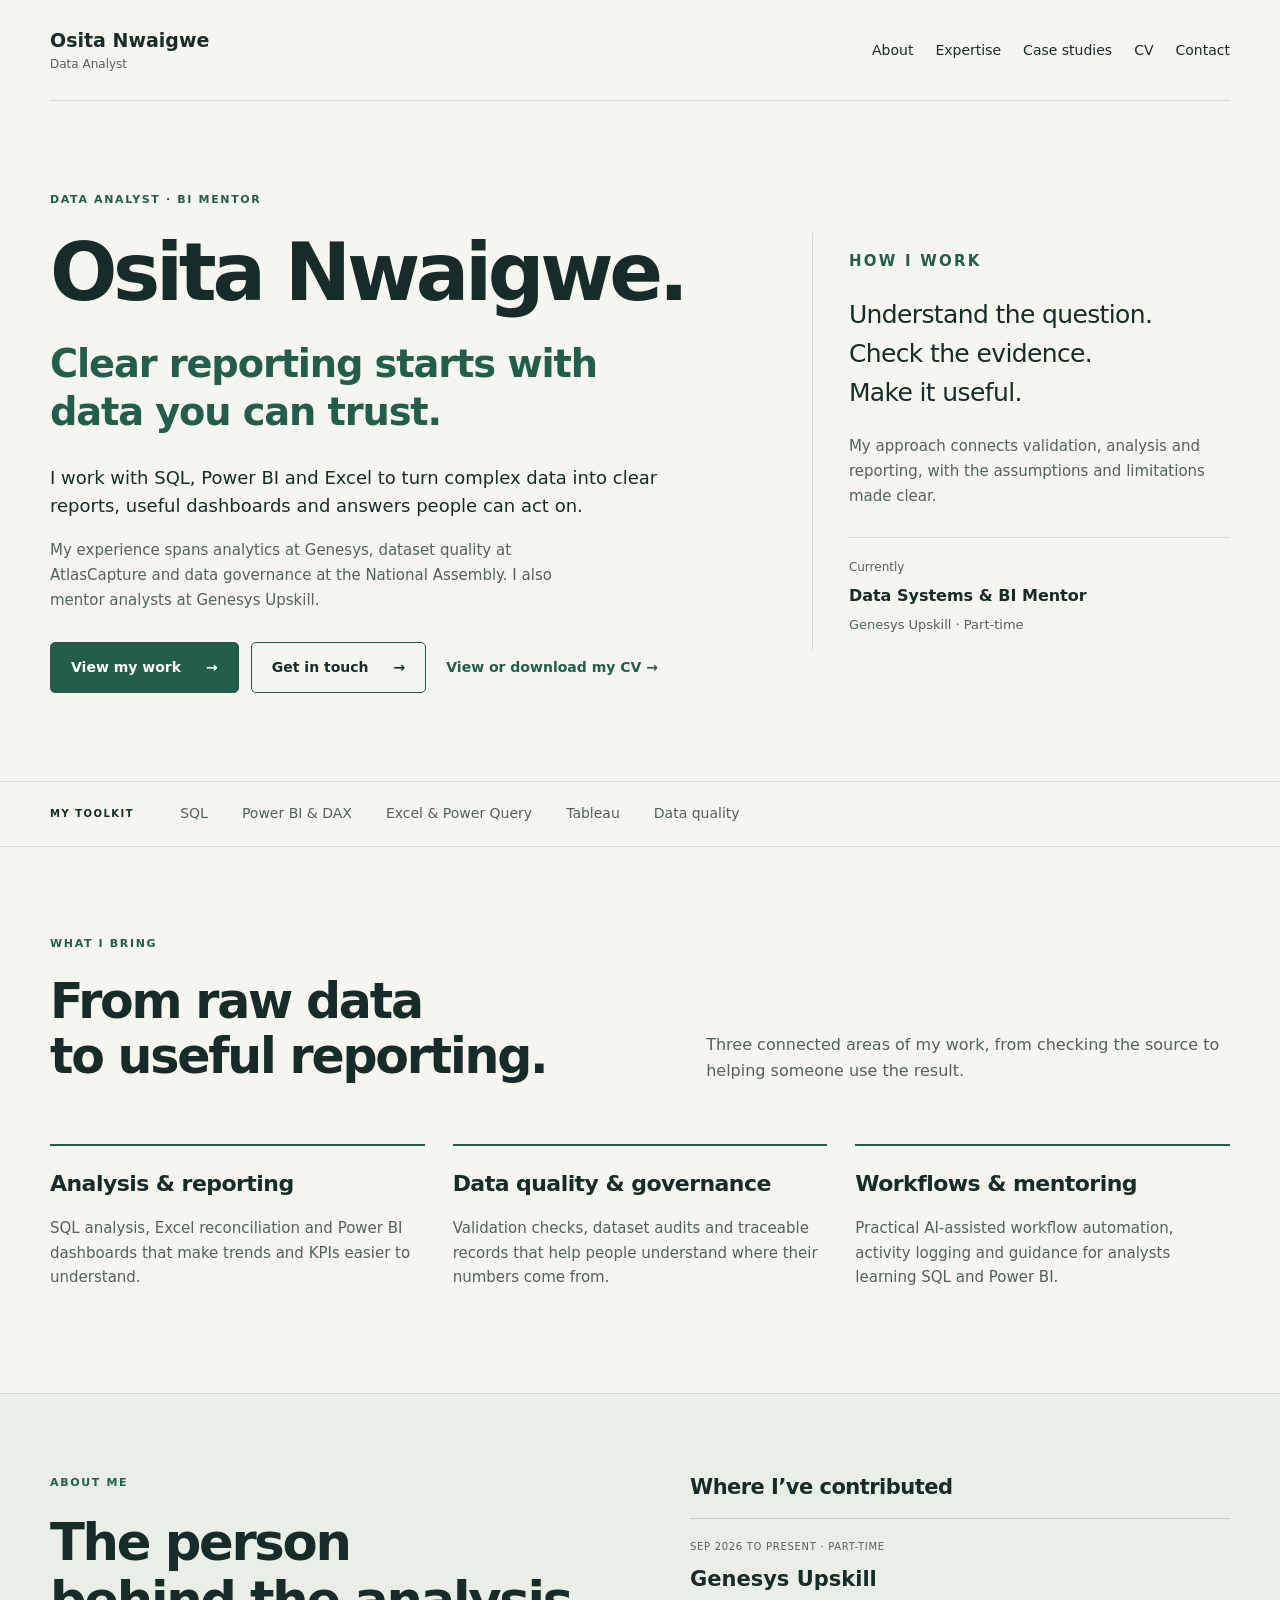
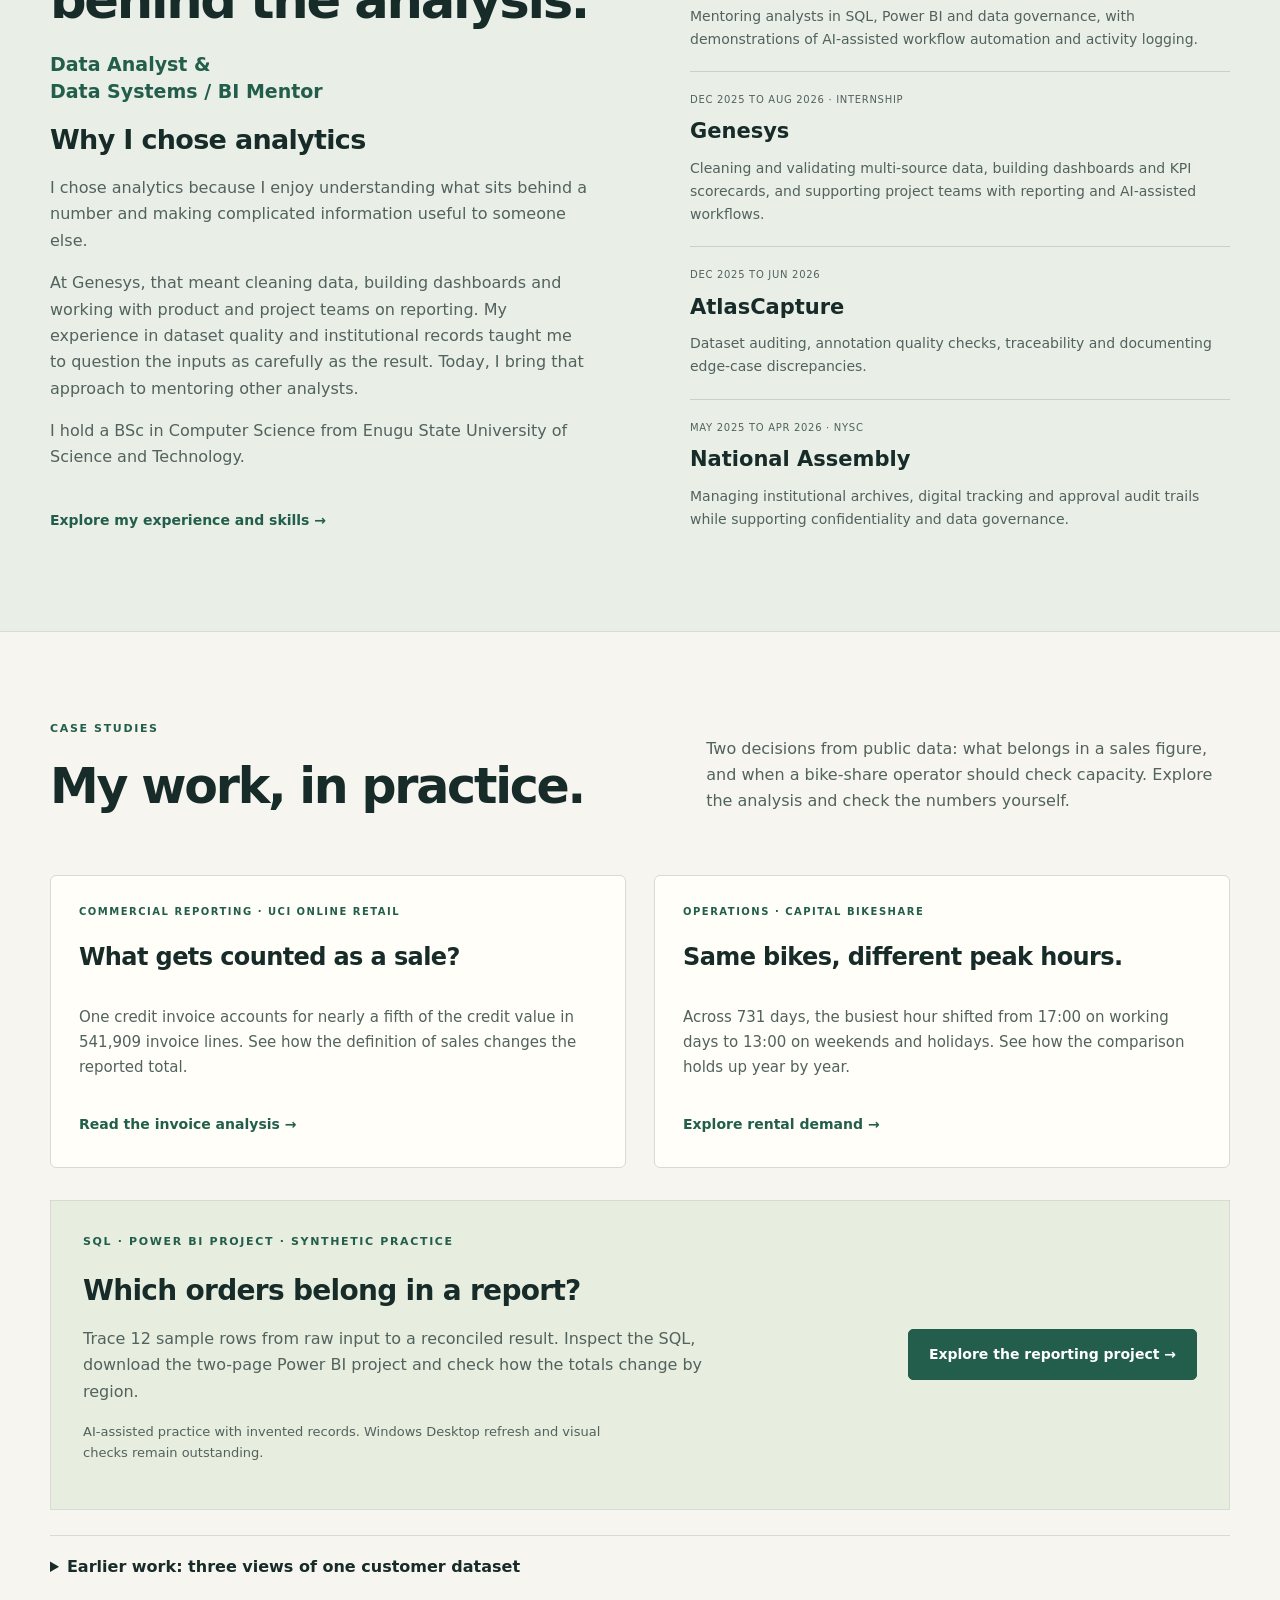
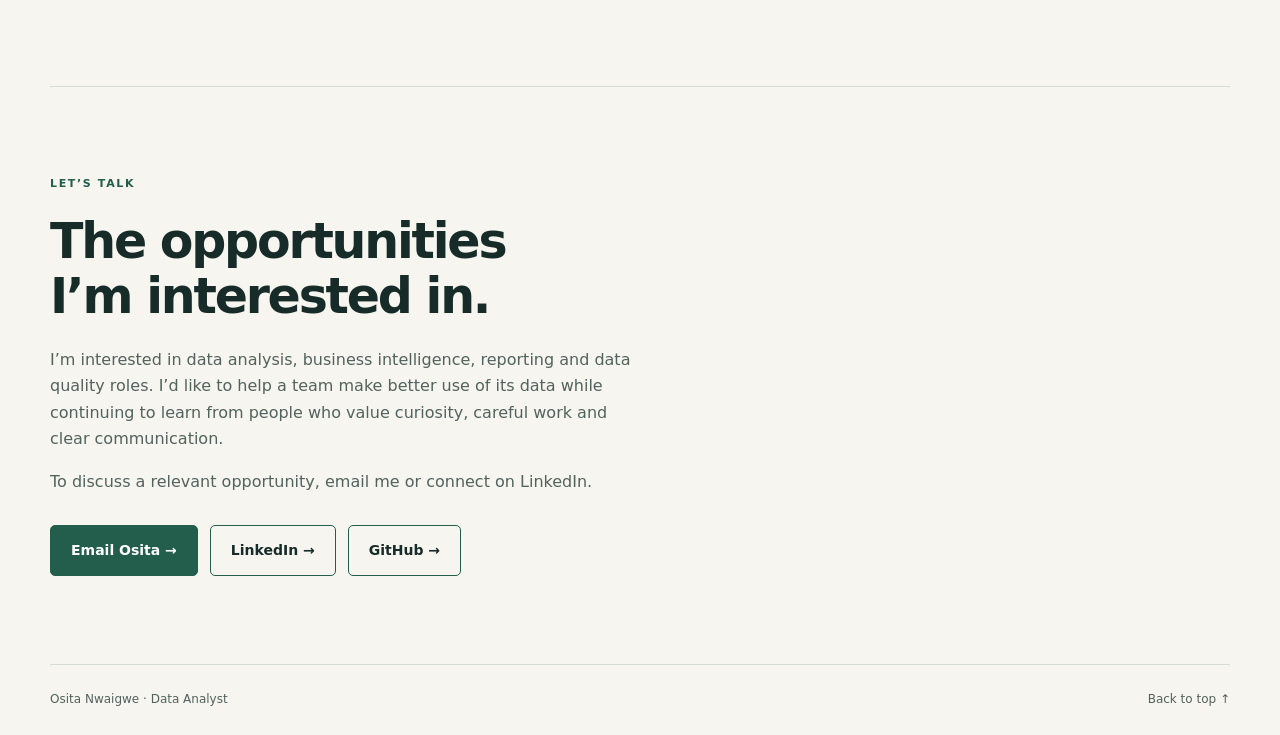
<file: index.html>
<!doctype html>
<html lang="en">
<head>
<meta charset="utf-8"><meta name="viewport" content="width=device-width,initial-scale=1">
<meta name="description" content="Osita Nwaigwe · Data Analyst working with SQL, Power BI and Excel. Explore my experience in reporting, data quality and customer analytics.">
<title>Osita Nwaigwe | Data Analyst</title>
<link rel="stylesheet" href="home.css">
<style>
/* Personal landing page: keep project-specific styles on their own pages. */
.personal-hero{grid-template-columns:minmax(0,1.65fr) minmax(0,1fr);gap:72px;padding-block:90px 88px;align-items:center}
.personal-hero h1{font-size:clamp(46px,6.2vw,80px);letter-spacing:-.055em;margin-bottom:24px}
.hero-statement{font-size:clamp(26px,3vw,39px);line-height:1.25;letter-spacing:-.03em;margin:0 0 28px;color:var(--green);font-weight:550}
.personal-hero .intro{font-size:18px;max-width:620px}.personal-hero .actions .text-link{margin-top:0;padding-inline:8px}
.personal-note{border-left:1px solid var(--line);padding:16px 0 16px 36px}.personal-note .note-heading{font-size:25px;line-height:1.55;letter-spacing:-.025em;color:var(--ink);margin-block:0 22px}.personal-note>p{color:var(--muted);font-size:15px}.personal-note .eyebrow{color:var(--green)}
.current-role{border-top:1px solid var(--line);margin-top:28px;padding-top:20px}.current-role span{display:block;color:var(--muted);font-size:12px;margin-bottom:6px}.current-role strong{font-size:16px}.current-role p{font-size:13px;margin:4px 0 0;color:var(--muted)}
.capabilities,.case-study-grid{display:grid;grid-template-columns:repeat(3,minmax(0,1fr));gap:28px}.capabilities article{border-top:2px solid var(--green);padding-top:24px}.capabilities h3{font-size:22px}.capabilities p,.case-card>p:not(.eyebrow){font-size:15px;color:var(--muted)}
.about h2{font-size:clamp(36px,4vw,52px)}.about .role{font-size:19px}.case-card{border:1px solid var(--line);border-radius:6px;padding:28px;display:flex;flex-direction:column;background:#fffef9}.case-card h3{font-size:24px}.case-card .text-link{margin-top:auto;padding-top:16px}.case-card .eyebrow{font-size:10px}.navigation nav{gap:22px}.contact{border-top:1px solid var(--line)}
@media(max-width:900px){.personal-hero{gap:32px}.personal-note{padding-left:24px}.case-study-grid{gap:16px}.case-card{padding:20px}.capabilities{gap:22px}}
@media(max-width:680px){.personal-hero{grid-template-columns:1fr;padding-block:48px;gap:36px}.personal-hero h1{font-size:clamp(39px,10vw,58px)}.hero-statement{font-size:28px}.personal-note{border-left:0;border-top:1px solid var(--line);padding:28px 0 0}.personal-note .note-heading{font-size:23px}.capabilities,.case-study-grid{grid-template-columns:1fr}.capabilities{gap:24px}.case-card{padding:26px}.navigation nav{gap:4px 18px;justify-content:flex-start;font-size:13px}.about h2{font-size:39px}.personal-hero .intro{font-size:17px}}
.featured-studies{grid-template-columns:repeat(2,minmax(0,1fr))}.archive{padding:18px 0;border-top:1px solid var(--line);margin-top:25px}.archive summary{cursor:pointer;font-weight:650}.archive a{text-decoration:underline}.archive ul{padding-left:1.2em}@media(max-width:680px){.featured-studies{grid-template-columns:1fr}}
</style></head>
<body>
<a class="skip" href="#main">Skip to content</a>
<header class="navigation wrap"><a class="identity" href="#top">Osita Nwaigwe<span>Data Analyst</span></a><nav aria-label="Main navigation"><a href="#about">About</a><a href="#expertise">Expertise</a><a href="#work">Case studies</a><a href="resume.html">CV</a><a href="#contact">Contact</a></nav></header>
<main id="main">
<section class="hero wrap personal-hero" id="top">
<div><p class="eyebrow">DATA ANALYST · BI MENTOR</p><h1>Osita Nwaigwe.</h1><p class="hero-statement">Clear reporting starts with<br>data you can trust.</p><p class="intro">I work with SQL, Power BI and Excel to turn complex data into clear reports, useful dashboards and answers people can act on.</p><p class="experience-note">My experience spans analytics at Genesys, dataset quality at AtlasCapture and data governance at the National Assembly. I also mentor analysts at Genesys Upskill.</p><div class="actions"><a class="button primary" href="#work">View my work <span aria-hidden="true">→</span></a><a class="button" href="#contact">Get in touch <span aria-hidden="true">→</span></a><a class="text-link" href="resume.html">View or download my CV →</a></div></div>
<aside class="personal-note" aria-label="My approach"><p class="eyebrow">HOW I WORK</p><p class="note-heading">Understand the question.<br>Check the evidence.<br>Make it useful.</p><p>My approach connects validation, analysis and reporting, with the assumptions and limitations made clear.</p><div class="current-role"><span>Currently</span><strong>Data Systems &amp; BI Mentor</strong><p>Genesys Upskill · Part-time</p></div></aside>
</section>
<div class="skills-band"><div class="wrap skills"><p>MY TOOLKIT</p><ul aria-label="Analytical skills"><li>SQL</li><li>Power BI &amp; DAX</li><li>Excel &amp; Power Query</li><li>Tableau</li><li>Data quality</li></ul></div></div>
<section class="wrap section expertise-section" id="expertise"><div class="section-heading"><div><p class="eyebrow">WHAT I BRING</p><h2>From raw data<br>to useful reporting.</h2></div><p>Three connected areas of my work, from checking the source to helping someone use the result.</p></div><div class="capabilities"><article><h3>Analysis &amp; reporting</h3><p>SQL analysis, Excel reconciliation and Power BI dashboards that make trends and KPIs easier to understand.</p></article><article><h3>Data quality &amp; governance</h3><p>Validation checks, dataset audits and traceable records that help people understand where their numbers come from.</p></article><article><h3>Workflows &amp; mentoring</h3><p>Practical AI-assisted workflow automation, activity logging and guidance for analysts learning SQL and Power BI.</p></article></div></section>
<section class="about-section" id="about"><div class="wrap about"><div><p class="eyebrow">ABOUT ME</p><h2>The person<br>behind the analysis.</h2><p class="role">Data Analyst &amp;<br>Data Systems / BI Mentor</p><h3>Why I chose analytics</h3><p>I chose analytics because I enjoy understanding what sits behind a number and making complicated information useful to someone else.</p><p>At Genesys, that meant cleaning data, building dashboards and working with product and project teams on reporting. My experience in dataset quality and institutional records taught me to question the inputs as carefully as the result. Today, I bring that approach to mentoring other analysts.</p><p>I hold a BSc in Computer Science from Enugu State University of Science and Technology.</p><a class="text-link" href="resume.html">Explore my experience and skills →</a></div><div class="experience"><h3>Where I’ve contributed</h3><article><p class="date">SEP 2026 TO PRESENT · PART-TIME</p><h4>Genesys Upskill</h4><p>Mentoring analysts in SQL, Power BI and data governance, with demonstrations of AI-assisted workflow automation and activity logging.</p></article><article><p class="date">DEC 2025 TO AUG 2026 · INTERNSHIP</p><h4>Genesys</h4><p>Cleaning and validating multi-source data, building dashboards and KPI scorecards, and supporting project teams with reporting and AI-assisted workflows.</p></article><article><p class="date">DEC 2025 TO JUN 2026</p><h4>AtlasCapture</h4><p>Dataset auditing, annotation quality checks, traceability and documenting edge-case discrepancies.</p></article><article><p class="date">MAY 2025 TO APR 2026 · NYSC</p><h4>National Assembly</h4><p>Managing institutional archives, digital tracking and approval audit trails while supporting confidentiality and data governance.</p></article></div></div></section>
<section class="wrap section" id="work"><div class="section-heading"><div><p class="eyebrow">CASE STUDIES</p><h2>My work, in practice.</h2></div><p>Two decisions from public data: what belongs in a sales figure, and when a bike-share operator should check capacity. Explore the analysis and check the numbers yourself.</p></div>
<div class="case-study-grid featured-studies">
<article class="case-card"><p class="eyebrow">COMMERCIAL REPORTING · UCI ONLINE RETAIL</p><h3>What gets counted as a sale?</h3><p>One credit invoice accounts for nearly a fifth of the credit value in 541,909 invoice lines. See how the definition of sales changes the reported total.</p><a class="text-link" href="case-studies/public-data/retail/">Read the invoice analysis →</a></article>
<article class="case-card"><p class="eyebrow">OPERATIONS · CAPITAL BIKESHARE</p><h3>Same bikes, different peak hours.</h3><p>Across 731 days, the busiest hour shifted from 17:00 on working days to 13:00 on weekends and holidays. See how the comparison holds up year by year.</p><a class="text-link" href="case-studies/public-data/bikeshare/">Explore rental demand →</a></article>
</div>
<article class="practice-project"><div><p class="eyebrow">SQL · POWER BI PROJECT · SYNTHETIC PRACTICE</p><h3>Which orders belong in a report?</h3><p>Trace 12 sample rows from raw input to a reconciled result. Inspect the SQL, download the two-page Power BI project and check how the totals change by region.</p><p class="note">AI-assisted practice with invented records. Windows Desktop refresh and visual checks remain outstanding.</p></div><a class="button primary" href="case-studies/sql-data-quality/">Explore the reporting project →</a></article>
<details class="archive"><summary>Earlier work: three views of one customer dataset</summary><p>The buyer counts reproduce on a public comparison file. Some browsing and cart averages differ, and the original file’s provenance is unconfirmed.</p><ul><li><a href="customer-behaviour.html">Customer purchase behaviour</a></li><li><a href="case-studies/cart-conversion-gap/">Cart activity and purchasing</a></li><li><a href="case-studies/geography-conversion-paradox/">How the choice of metric changes location rankings</a></li></ul></details></section>
<section class="wrap section contact" id="contact"><p class="eyebrow">LET’S TALK</p><h2>The opportunities<br>I’m interested in.</h2><p>I’m interested in data analysis, business intelligence, reporting and data quality roles. I’d like to help a team make better use of its data while continuing to learn from people who value curiosity, careful work and clear communication.</p><p>To discuss a relevant opportunity, email me or connect on LinkedIn.</p><div class="actions"><a class="button primary" href="mailto:nwaigweaustin96@gmail.com">Email Osita →</a><a class="button" href="https://www.linkedin.com/in/osita-nwaigwe-a2288b394">LinkedIn →</a><a class="button" href="https://github.com/Ocyter">GitHub →</a></div></section>
</main><footer class="wrap"><span>Osita Nwaigwe · Data Analyst</span><a href="#top">Back to top ↑</a></footer>
</body></html>
</file>
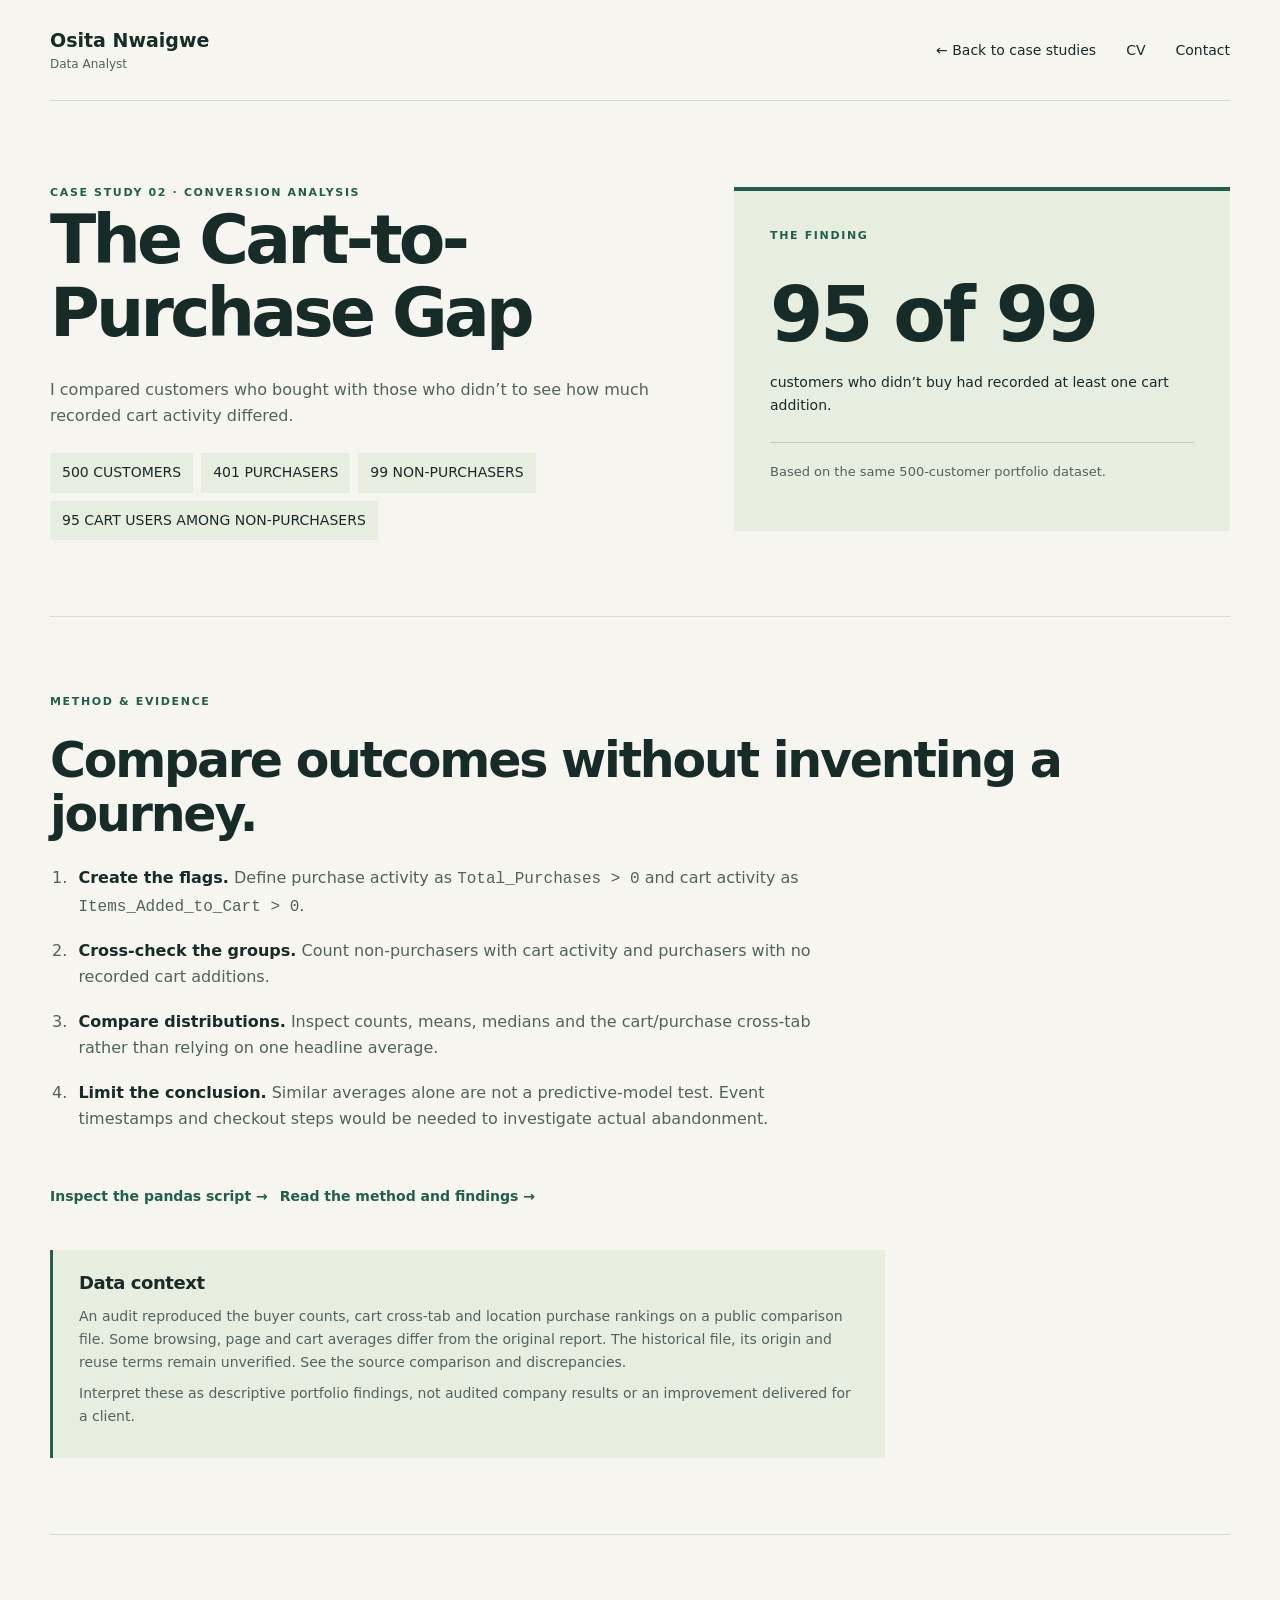
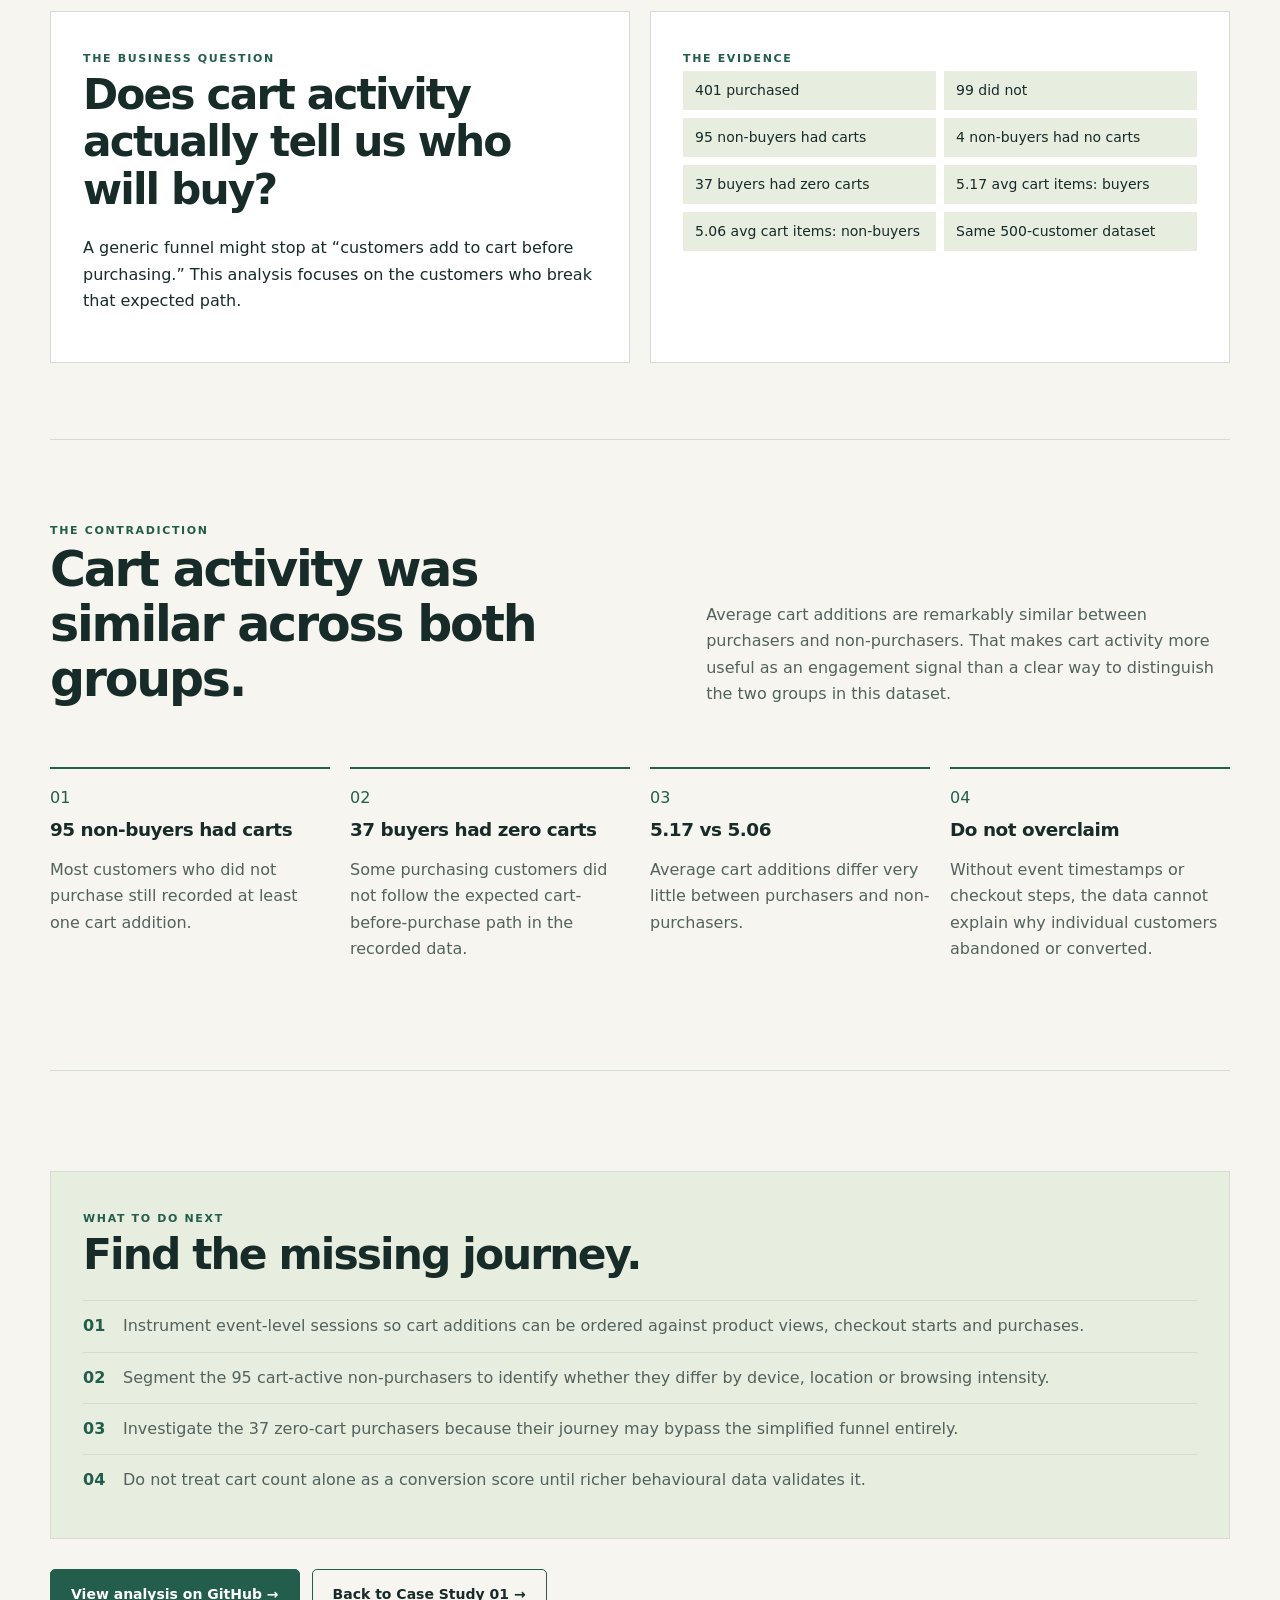
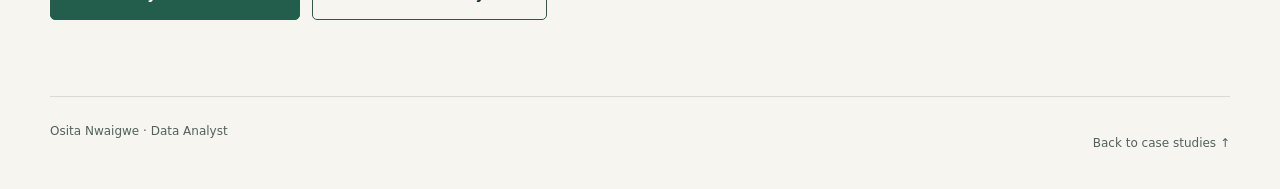
<file: case-studies/cart-conversion-gap/index.html>
<!doctype html>
<html lang="en">
<head>
<meta charset="utf-8">
<meta name="viewport" content="width=device-width,initial-scale=1">
<title>The Cart-to-Purchase Gap | Osita Nwaigwe</title>
<link rel="stylesheet" href="../../home.css">
<link rel="stylesheet" href="../../portfolio-pages.css">
</head>
<body class="case-study">
<a class="skip" href="#main">Skip to content</a>
<header class="navigation wrap"><a class="identity" href="../../index.html">Osita Nwaigwe<span>Data Analyst</span></a>
<nav aria-label="Main navigation"><a href="../../index.html#work">← Back to case studies</a><a href="../../resume.html">CV</a><a href="../../index.html#contact">Contact</a></nav></header>
<main id="main">
<section class="wrap case-hero"><div class="case-hero-copy"><span class="eyebrow">CASE STUDY 02 · CONVERSION ANALYSIS</span><h1>The Cart-to-Purchase Gap</h1><p>I compared customers who bought with those who didn’t to see how much recorded cart activity differed.</p><div class="case-meta"><span>500 CUSTOMERS</span><span>401 PURCHASERS</span><span>99 NON-PURCHASERS</span><span>95 CART USERS AMONG NON-PURCHASERS</span></div></div><aside class="featured"><p class="eyebrow">THE FINDING</p><div class="stat">95 of 99</div><p>customers who didn’t buy had recorded at least one cart addition.</p><p class="note">Based on the same 500-customer portfolio dataset.</p></aside></section><section class="wrap section methods"><p class="eyebrow">METHOD &amp; EVIDENCE</p><h2>Compare outcomes without inventing a journey.</h2><ol class="method-steps"><li><strong>Create the flags.</strong> Define purchase activity as <code>Total_Purchases &gt; 0</code> and cart activity as <code>Items_Added_to_Cart &gt; 0</code>.</li><li><strong>Cross-check the groups.</strong> Count non-purchasers with cart activity and purchasers with no recorded cart additions.</li><li><strong>Compare distributions.</strong> Inspect counts, means, medians and the cart/purchase cross-tab rather than relying on one headline average.</li><li><strong>Limit the conclusion.</strong> Similar averages alone are not a predictive-model test. Event timestamps and checkout steps would be needed to investigate actual abandonment.</li></ol><div class="actions"><a class="text-link" href="https://github.com/Ocyter/Ecommerce-Customer-Analysis/blob/main/case-studies/cart-conversion-gap/analysis.py">Inspect the pandas script →</a><a class="text-link" href="https://github.com/Ocyter/Ecommerce-Customer-Analysis/blob/main/case-studies/cart-conversion-gap/README.md">Read the method and findings →</a></div><aside class="evidence-note"><h3>Data context</h3><p>An audit reproduced the buyer counts, cart cross-tab and location purchase rankings on a public comparison file. Some browsing, page and cart averages differ from the original report. The historical file, its origin and reuse terms remain unverified. <a href="https://github.com/Ocyter/Ecommerce-Customer-Analysis/blob/main/data/Customer_Source_Check.md">See the source comparison and discrepancies.</a></p><p>Interpret these as descriptive portfolio findings, not audited company results or an improvement delivered for a client.</p></aside></section><section class="wrap section case-intro"><div class="question-card"><span class="eyebrow">THE BUSINESS QUESTION</span><h2>Does cart activity actually tell us who will buy?</h2><p>A generic funnel might stop at “customers add to cart before purchasing.” This analysis focuses on the customers who break that expected path.</p></div><div class="data-card"><span class="eyebrow">THE EVIDENCE</span><div class="data-list"><span>401 purchased</span><span>99 did not</span><span>95 non-buyers had carts</span><span>4 non-buyers had no carts</span><span>37 buyers had zero carts</span><span>5.17 avg cart items: buyers</span><span>5.06 avg cart items: non-buyers</span><span>Same 500-customer dataset</span></div></div></section><section class="wrap section"><div class="section-heading"><div><span class="eyebrow">THE CONTRADICTION</span><h2>Cart activity was similar across both groups.</h2></div><p>Average cart additions are remarkably similar between purchasers and non-purchasers. That makes cart activity more useful as an engagement signal than a clear way to distinguish the two groups in this dataset.</p></div><div class="insight-grid"><article class="insight"><span>01</span><h3>95 non-buyers had carts</h3><p>Most customers who did not purchase still recorded at least one cart addition.</p></article><article class="insight"><span>02</span><h3>37 buyers had zero carts</h3><p>Some purchasing customers did not follow the expected cart-before-purchase path in the recorded data.</p></article><article class="insight"><span>03</span><h3>5.17 vs 5.06</h3><p>Average cart additions differ very little between purchasers and non-purchasers.</p></article><article class="insight"><span>04</span><h3>Do not overclaim</h3><p>Without event timestamps or checkout steps, the data cannot explain why individual customers abandoned or converted.</p></article></div></section><section class="wrap section"><div class="recommendation-card"><span class="eyebrow">WHAT TO DO NEXT</span><h2>Find the missing journey.</h2><div class="recommendation-list"><div><b>01</b><p>Instrument event-level sessions so cart additions can be ordered against product views, checkout starts and purchases.</p></div><div><b>02</b><p>Segment the 95 cart-active non-purchasers to identify whether they differ by device, location or browsing intensity.</p></div><div><b>03</b><p>Investigate the 37 zero-cart purchasers because their journey may bypass the simplified funnel entirely.</p></div><div><b>04</b><p>Do not treat cart count alone as a conversion score until richer behavioural data validates it.</p></div></div></div><div class="actions"><a class="button primary" href="https://github.com/Ocyter/Ecommerce-Customer-Analysis/tree/main/case-studies/cart-conversion-gap">View analysis on GitHub →</a><a class="button" href="../../customer-behaviour.html">Back to Case Study 01 →</a></div></section>
</main>
<footer class="wrap"><span>Osita Nwaigwe · Data Analyst</span><a href="../../index.html#work">Back to case studies ↑</a></footer>
</body>
</html>
</file>
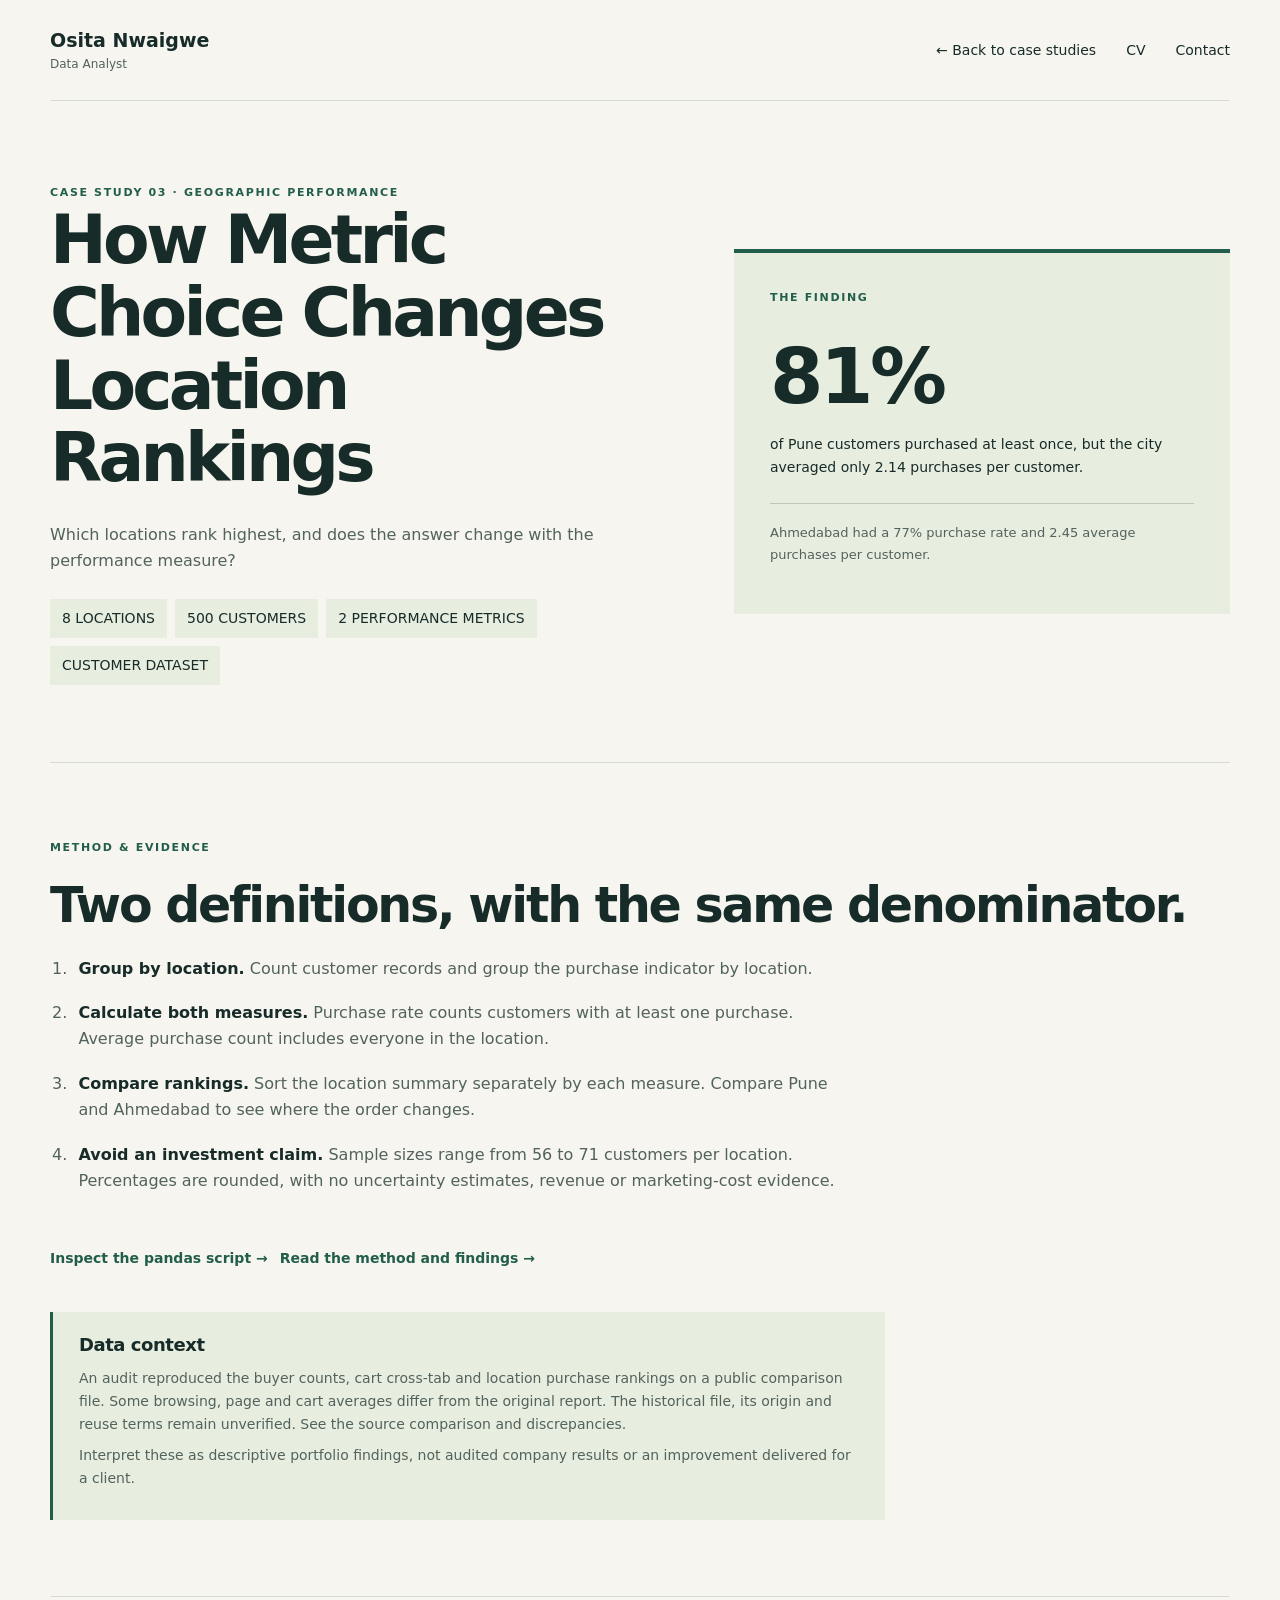
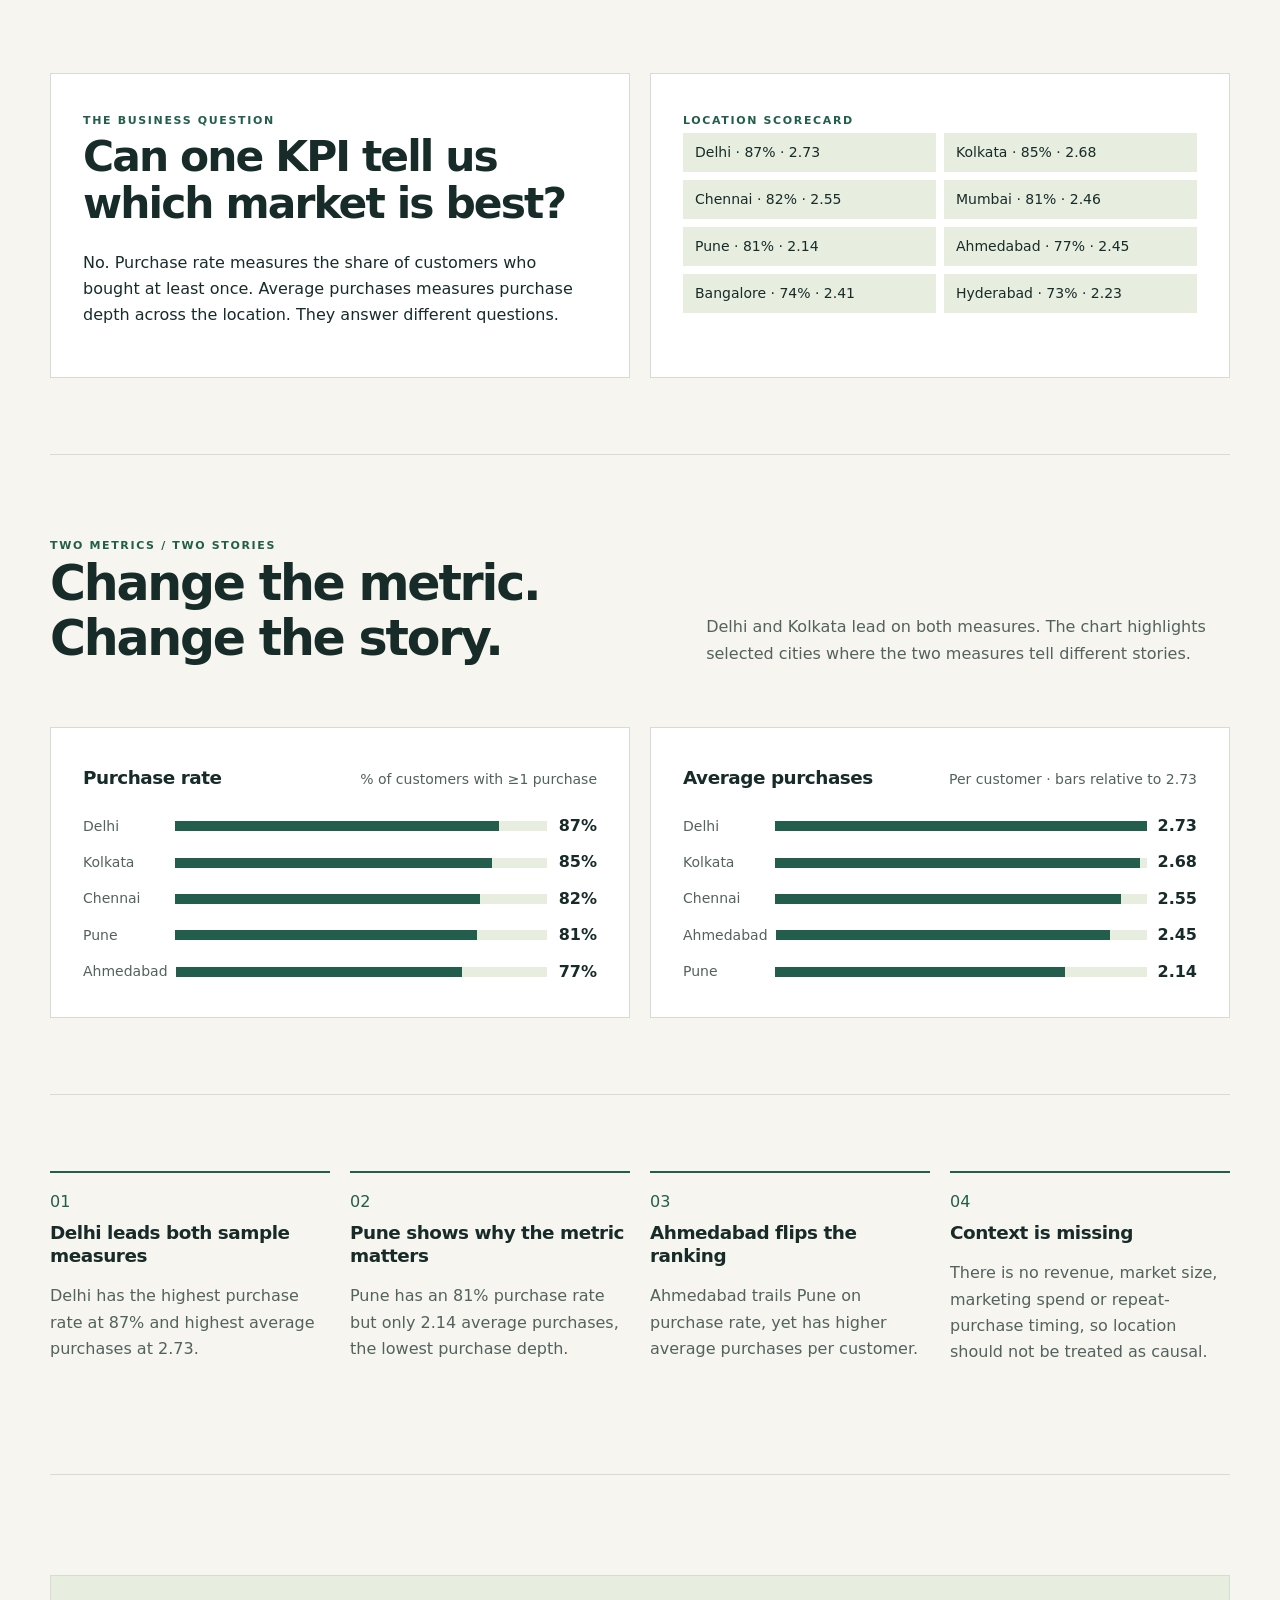
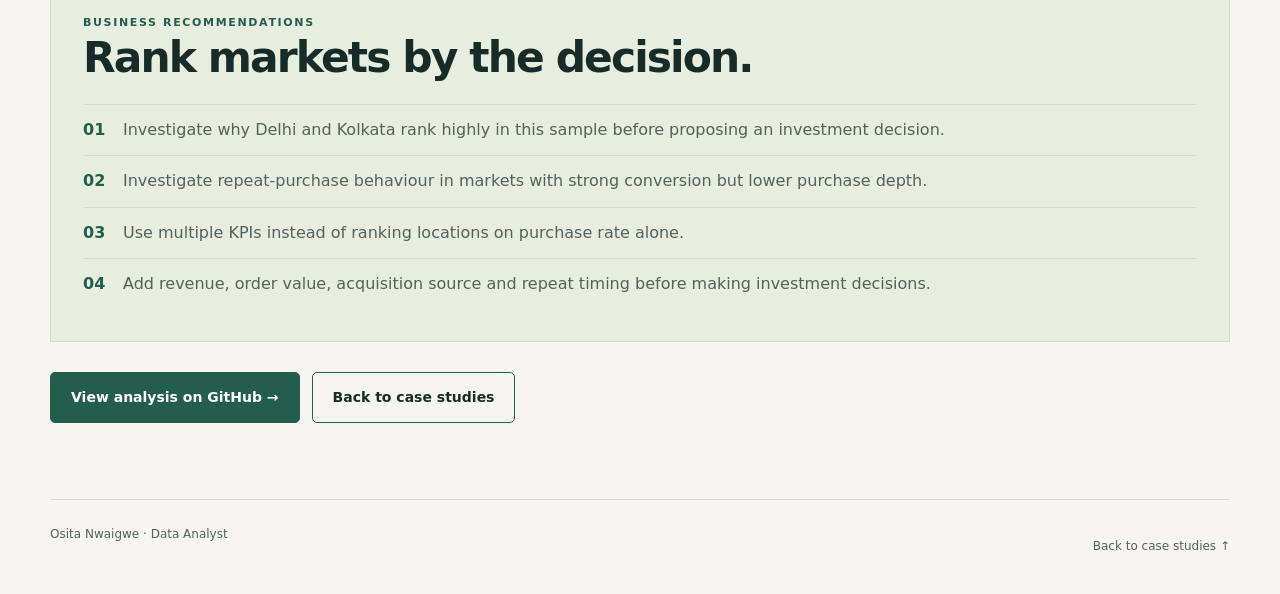
<file: case-studies/geography-conversion-paradox/index.html>
<!doctype html>
<html lang="en">
<head>
<meta charset="utf-8">
<meta name="viewport" content="width=device-width,initial-scale=1">
<title>How Metric Choice Changes Location Rankings | Osita Nwaigwe</title>
<link rel="stylesheet" href="../../home.css">
<link rel="stylesheet" href="../../portfolio-pages.css">
</head>
<body class="case-study">
<a class="skip" href="#main">Skip to content</a>
<header class="navigation wrap"><a class="identity" href="../../index.html">Osita Nwaigwe<span>Data Analyst</span></a>
<nav aria-label="Main navigation"><a href="../../index.html#work">← Back to case studies</a><a href="../../resume.html">CV</a><a href="../../index.html#contact">Contact</a></nav></header>
<main id="main">
<section class="wrap case-hero"><div class="case-hero-copy"><span class="eyebrow">CASE STUDY 03 · GEOGRAPHIC PERFORMANCE</span><h1>How Metric Choice Changes Location Rankings</h1><p>Which locations rank highest, and does the answer change with the performance measure?</p><div class="case-meta"><span>8 LOCATIONS</span><span>500 CUSTOMERS</span><span>2 PERFORMANCE METRICS</span><span>CUSTOMER DATASET</span></div></div><aside class="featured"><p class="eyebrow">THE FINDING</p><div class="stat">81%</div><p>of Pune customers purchased at least once, but the city averaged only 2.14 purchases per customer.</p><p class="note">Ahmedabad had a 77% purchase rate and 2.45 average purchases per customer.</p></aside></section><section class="wrap section methods"><p class="eyebrow">METHOD &amp; EVIDENCE</p><h2>Two definitions, with the same denominator.</h2><ol class="method-steps"><li><strong>Group by location.</strong> Count customer records and group the purchase indicator by location.</li><li><strong>Calculate both measures.</strong> Purchase rate counts customers with at least one purchase. Average purchase count includes everyone in the location.</li><li><strong>Compare rankings.</strong> Sort the location summary separately by each measure. Compare Pune and Ahmedabad to see where the order changes.</li><li><strong>Avoid an investment claim.</strong> Sample sizes range from 56 to 71 customers per location. Percentages are rounded, with no uncertainty estimates, revenue or marketing-cost evidence.</li></ol><div class="actions"><a class="text-link" href="https://github.com/Ocyter/Ecommerce-Customer-Analysis/blob/main/case-studies/geography-conversion-paradox/analysis.py">Inspect the pandas script →</a><a class="text-link" href="https://github.com/Ocyter/Ecommerce-Customer-Analysis/blob/main/case-studies/geography-conversion-paradox/README.md">Read the method and findings →</a></div><aside class="evidence-note"><h3>Data context</h3><p>An audit reproduced the buyer counts, cart cross-tab and location purchase rankings on a public comparison file. Some browsing, page and cart averages differ from the original report. The historical file, its origin and reuse terms remain unverified. <a href="https://github.com/Ocyter/Ecommerce-Customer-Analysis/blob/main/data/Customer_Source_Check.md">See the source comparison and discrepancies.</a></p><p>Interpret these as descriptive portfolio findings, not audited company results or an improvement delivered for a client.</p></aside></section><section class="wrap section case-intro"><div class="question-card"><span class="eyebrow">THE BUSINESS QUESTION</span><h2>Can one KPI tell us which market is best?</h2><p>No. Purchase rate measures the share of customers who bought at least once. Average purchases measures purchase depth across the location. They answer different questions.</p></div><div class="data-card"><span class="eyebrow">LOCATION SCORECARD</span><div class="data-list"><span>Delhi · 87% · 2.73</span><span>Kolkata · 85% · 2.68</span><span>Chennai · 82% · 2.55</span><span>Mumbai · 81% · 2.46</span><span>Pune · 81% · 2.14</span><span>Ahmedabad · 77% · 2.45</span><span>Bangalore · 74% · 2.41</span><span>Hyderabad · 73% · 2.23</span></div></div></section><section class="wrap section"><div class="section-heading"><div><span class="eyebrow">TWO METRICS / TWO STORIES</span><h2>Change the metric. Change the story.</h2></div><p>Delhi and Kolkata lead on both measures. The chart highlights selected cities where the two measures tell different stories.</p></div><div class="dash-grid"><div class="dash-panel"><div class="panel-head"><h3>Purchase rate</h3><span>% of customers with ≥1 purchase</span></div><div class="h-bars"><div class="h-row"><span>Delhi</span><div class="h-track"><i style="width:87%"></i></div><b>87%</b></div><div class="h-row"><span>Kolkata</span><div class="h-track"><i style="width:85%"></i></div><b>85%</b></div><div class="h-row"><span>Chennai</span><div class="h-track"><i style="width:82%"></i></div><b>82%</b></div><div class="h-row"><span>Pune</span><div class="h-track"><i style="width:81%"></i></div><b>81%</b></div><div class="h-row"><span>Ahmedabad</span><div class="h-track"><i style="width:77%"></i></div><b>77%</b></div></div></div><div class="dash-panel"><div class="panel-head"><h3>Average purchases</h3><span>Per customer · bars relative to 2.73</span></div><div class="h-bars"><div class="h-row"><span>Delhi</span><div class="h-track"><i style="width:100%"></i></div><b>2.73</b></div><div class="h-row"><span>Kolkata</span><div class="h-track"><i style="width:98%"></i></div><b>2.68</b></div><div class="h-row"><span>Chennai</span><div class="h-track"><i style="width:93%"></i></div><b>2.55</b></div><div class="h-row"><span>Ahmedabad</span><div class="h-track"><i style="width:90%"></i></div><b>2.45</b></div><div class="h-row"><span>Pune</span><div class="h-track"><i style="width:78%"></i></div><b>2.14</b></div></div></div></div></section><section class="wrap section"><div class="insight-grid"><article class="insight"><span>01</span><h3>Delhi leads both sample measures</h3><p>Delhi has the highest purchase rate at 87% and highest average purchases at 2.73.</p></article><article class="insight"><span>02</span><h3>Pune shows why the metric matters</h3><p>Pune has an 81% purchase rate but only 2.14 average purchases, the lowest purchase depth.</p></article><article class="insight"><span>03</span><h3>Ahmedabad flips the ranking</h3><p>Ahmedabad trails Pune on purchase rate, yet has higher average purchases per customer.</p></article><article class="insight"><span>04</span><h3>Context is missing</h3><p>There is no revenue, market size, marketing spend or repeat-purchase timing, so location should not be treated as causal.</p></article></div></section><section class="wrap section"><div class="recommendation-card"><span class="eyebrow">BUSINESS RECOMMENDATIONS</span><h2>Rank markets by the decision.</h2><div class="recommendation-list"><div><b>01</b><p>Investigate why Delhi and Kolkata rank highly in this sample before proposing an investment decision.</p></div><div><b>02</b><p>Investigate repeat-purchase behaviour in markets with strong conversion but lower purchase depth.</p></div><div><b>03</b><p>Use multiple KPIs instead of ranking locations on purchase rate alone.</p></div><div><b>04</b><p>Add revenue, order value, acquisition source and repeat timing before making investment decisions.</p></div></div></div><div class="actions"><a class="button primary" href="https://github.com/Ocyter/Ecommerce-Customer-Analysis/tree/main/case-studies/geography-conversion-paradox">View analysis on GitHub →</a><a class="button" href="../../index.html#work">Back to case studies</a></div></section>
</main>
<footer class="wrap"><span>Osita Nwaigwe · Data Analyst</span><a href="../../index.html#work">Back to case studies ↑</a></footer>
</body>
</html>
</file>
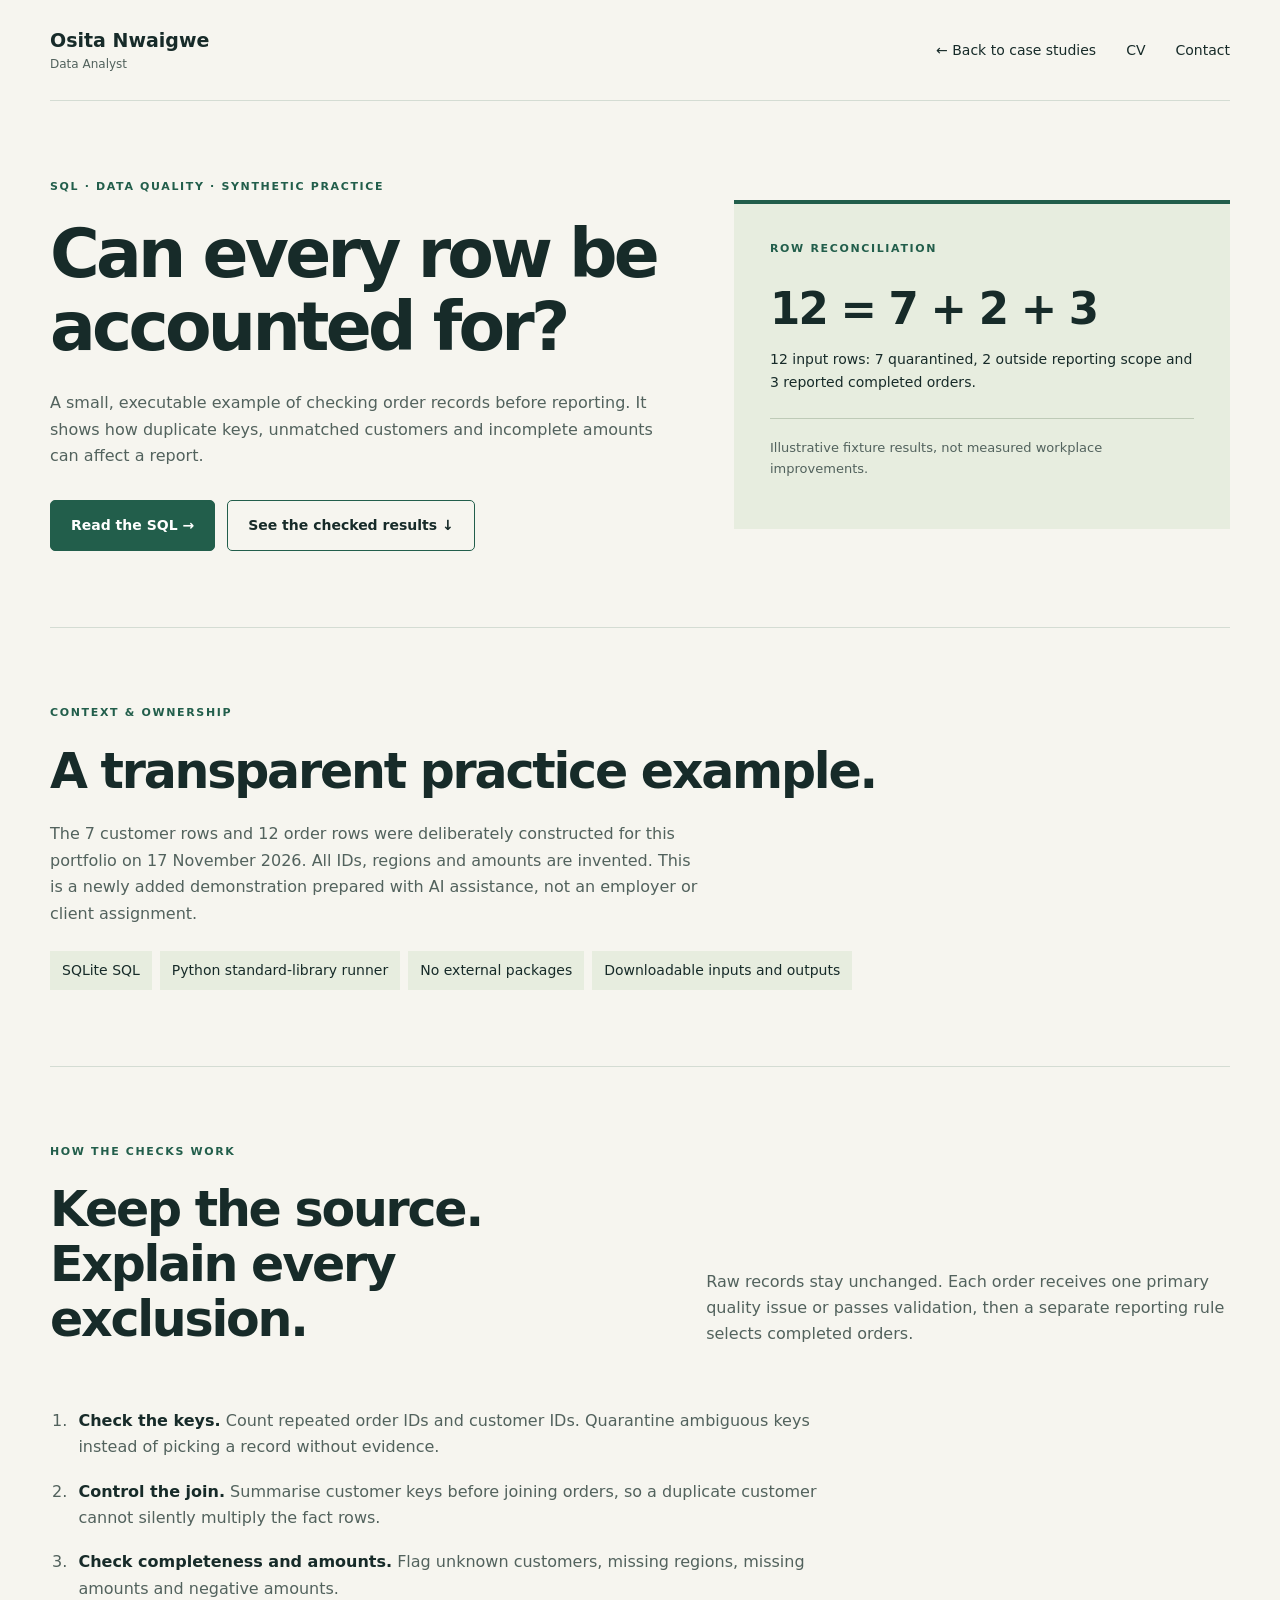
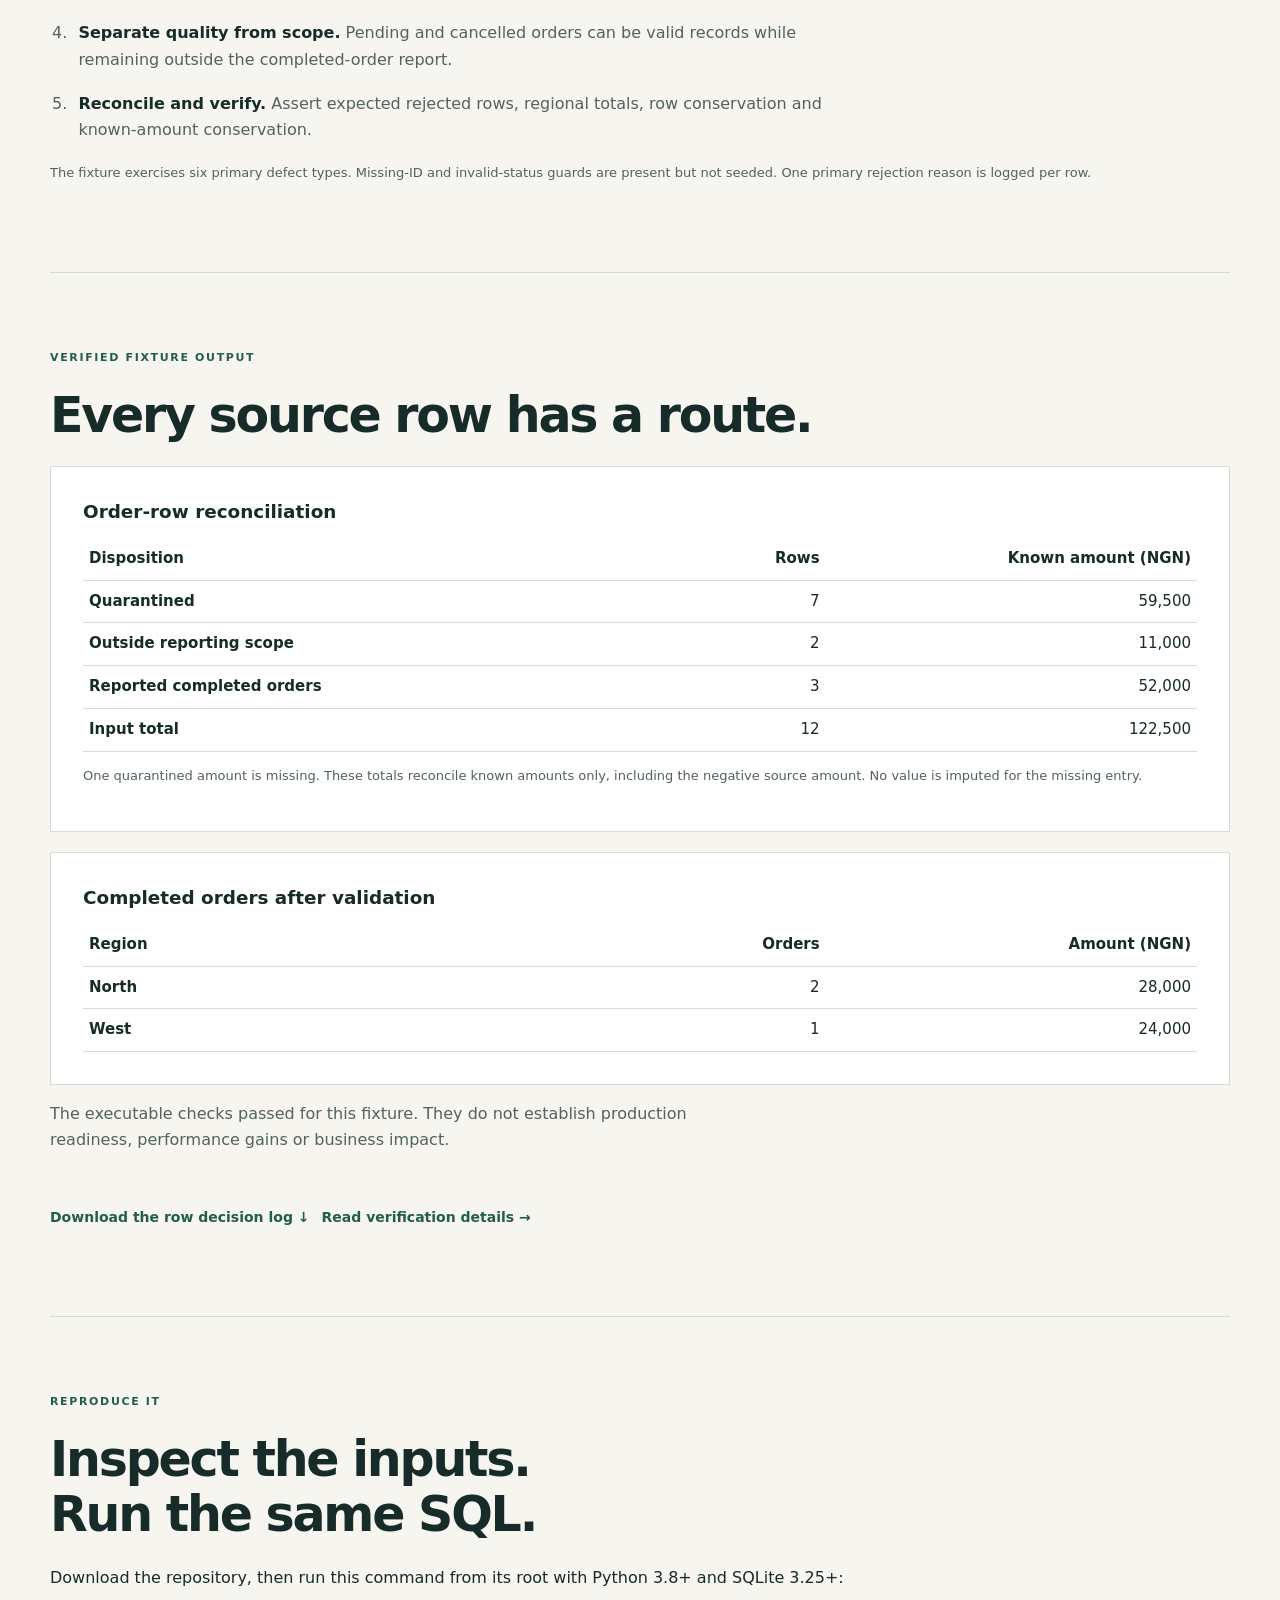
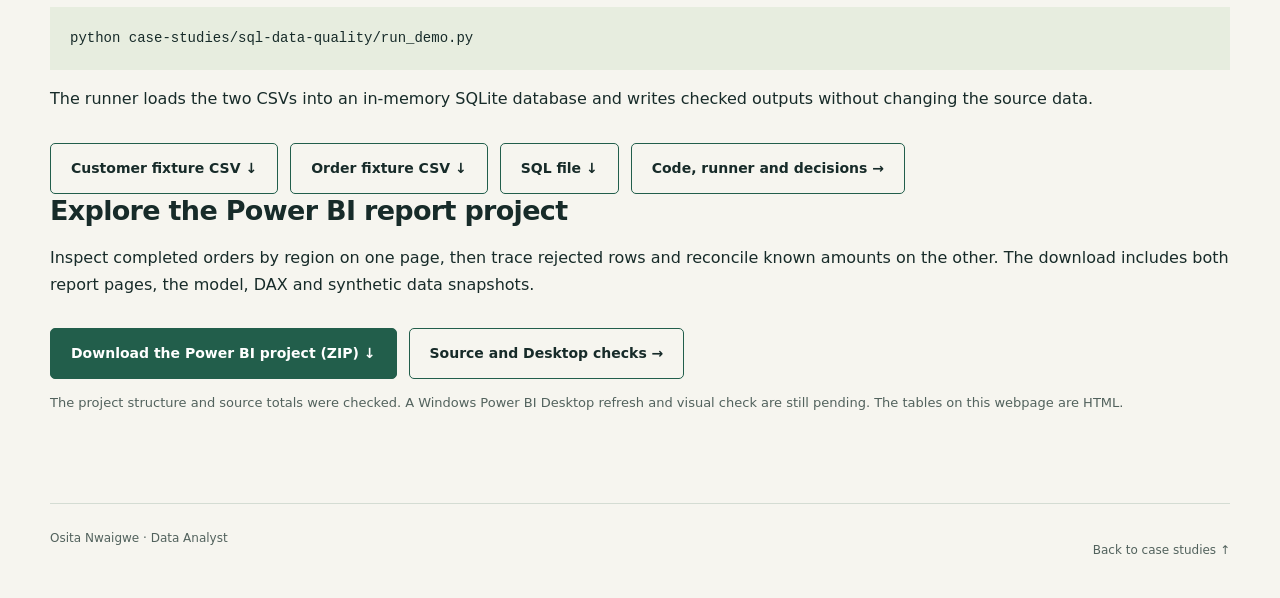
<file: case-studies/sql-data-quality/index.html>
<!doctype html>
<html lang="en"><head>
<meta charset="utf-8"><meta name="viewport" content="width=device-width,initial-scale=1">
<meta name="description" content="An executable SQL practice exercise covering data quality, joins and order-row reconciliation using transparent synthetic data.">
<title>SQL data quality and reconciliation | Osita Nwaigwe</title>
<link rel="stylesheet" href="../../home.css"><link rel="stylesheet" href="../../portfolio-pages.css">
</head><body class="case-study"><a class="skip" href="#main">Skip to content</a>
<header class="navigation wrap"><a class="identity" href="../../index.html">Osita Nwaigwe<span>Data Analyst</span></a><nav aria-label="Main navigation"><a href="../../index.html#work">← Back to case studies</a><a href="../../resume.html">CV</a><a href="../../index.html#contact">Contact</a></nav></header>
<main id="main"><section class="wrap case-hero"><div><p class="eyebrow">SQL · DATA QUALITY · SYNTHETIC PRACTICE</p><h1>Can every row be accounted for?</h1><p>A small, executable example of checking order records before reporting. It shows how duplicate keys, unmatched customers and incomplete amounts can affect a report.</p><div class="actions"><a class="button primary" href="https://github.com/Ocyter/Ecommerce-Customer-Analysis/blob/main/case-studies/sql-data-quality/queries.sql">Read the SQL →</a><a class="button" href="#results">See the checked results ↓</a></div></div><aside class="featured"><p class="eyebrow">ROW RECONCILIATION</p><div class="stat equation">12 = 7 + 2 + 3</div><p>12 input rows: 7 quarantined, 2 outside reporting scope and 3 reported completed orders.</p><p class="note">Illustrative fixture results, not measured workplace improvements.</p></aside></section>
<section class="wrap section"><p class="eyebrow">CONTEXT &amp; OWNERSHIP</p><h2>A transparent practice example.</h2><p class="section-intro">The 7 customer rows and 12 order rows were deliberately constructed for this portfolio on 17 November 2026. All IDs, regions and amounts are invented. This is a newly added demonstration prepared with AI assistance, not an employer or client assignment.</p><div class="case-meta"><span>SQLite SQL</span><span>Python standard-library runner</span><span>No external packages</span><span>Downloadable inputs and outputs</span></div></section>
<section class="wrap section"><div class="section-heading"><div><p class="eyebrow">HOW THE CHECKS WORK</p><h2>Keep the source.<br>Explain every exclusion.</h2></div><p>Raw records stay unchanged. Each order receives one primary quality issue or passes validation, then a separate reporting rule selects completed orders.</p></div><ol class="method-steps"><li><strong>Check the keys.</strong> Count repeated order IDs and customer IDs. Quarantine ambiguous keys instead of picking a record without evidence.</li><li><strong>Control the join.</strong> Summarise customer keys before joining orders, so a duplicate customer cannot silently multiply the fact rows.</li><li><strong>Check completeness and amounts.</strong> Flag unknown customers, missing regions, missing amounts and negative amounts.</li><li><strong>Separate quality from scope.</strong> Pending and cancelled orders can be valid records while remaining outside the completed-order report.</li><li><strong>Reconcile and verify.</strong> Assert expected rejected rows, regional totals, row conservation and known-amount conservation.</li></ol><p class="note">The fixture exercises six primary defect types. Missing-ID and invalid-status guards are present but not seeded. One primary rejection reason is logged per row.</p></section>
<section class="wrap section" id="results"><p class="eyebrow">VERIFIED FIXTURE OUTPUT</p><h2>Every source row has a route.</h2><div class="metric-panel"><table><caption>Order-row reconciliation</caption><thead><tr><th scope="col">Disposition</th><th scope="col">Rows</th><th scope="col">Known amount (NGN)</th></tr></thead><tbody><tr><th scope="row">Quarantined</th><td>7</td><td>59,500</td></tr><tr><th scope="row">Outside reporting scope</th><td>2</td><td>11,000</td></tr><tr><th scope="row">Reported completed orders</th><td>3</td><td>52,000</td></tr><tr><th scope="row">Input total</th><td>12</td><td>122,500</td></tr></tbody></table><p class="note">One quarantined amount is missing. These totals reconcile known amounts only, including the negative source amount. No value is imputed for the missing entry.</p></div><div class="metric-panel evidence-panel"><table><caption>Completed orders after validation</caption><thead><tr><th scope="col">Region</th><th scope="col">Orders</th><th scope="col">Amount (NGN)</th></tr></thead><tbody><tr><th scope="row">North</th><td>2</td><td>28,000</td></tr><tr><th scope="row">West</th><td>1</td><td>24,000</td></tr></tbody></table></div><p class="section-intro">The executable checks passed for this fixture. They do not establish production readiness, performance gains or business impact.</p><div class="actions"><a class="text-link" href="outputs/orders_checked.csv" download>Download the row decision log ↓</a><a class="text-link" href="outputs/verification.json">Read verification details →</a></div></section>
<section class="wrap section"><p class="eyebrow">REPRODUCE IT</p><h2>Inspect the inputs.<br>Run the same SQL.</h2><p>Download the repository, then run this command from its root with Python 3.8+ and SQLite 3.25+:</p><pre><code>python case-studies/sql-data-quality/run_demo.py</code></pre><p>The runner loads the two CSVs into an in-memory SQLite database and writes checked outputs without changing the source data.</p><div class="actions"><a class="button" href="data/customers.csv" download>Customer fixture CSV ↓</a><a class="button" href="data/orders.csv" download>Order fixture CSV ↓</a><a class="button" href="queries.sql" download>SQL file ↓</a><a class="button" href="https://github.com/Ocyter/Ecommerce-Customer-Analysis/tree/main/case-studies/sql-data-quality">Code, runner and decisions →</a></div><h3>Explore the Power BI report project</h3><p>Inspect completed orders by region on one page, then trace rejected rows and reconcile known amounts on the other. The download includes both report pages, the model, DAX and synthetic data snapshots.</p><div class="actions"><a class="button primary" href="power-bi/OrderReview-PowerBI.zip" download>Download the Power BI project (ZIP) ↓</a><a class="button" href="https://github.com/Ocyter/Ecommerce-Customer-Analysis/tree/main/case-studies/sql-data-quality/power-bi">Source and Desktop checks →</a></div><p class="note">The project structure and source totals were checked. A Windows Power BI Desktop refresh and visual check are still pending. The tables on this webpage are HTML.</p></section>
</main><footer class="wrap"><span>Osita Nwaigwe · Data Analyst</span><a href="../../index.html#work">Back to case studies ↑</a></footer></body></html>
</file>
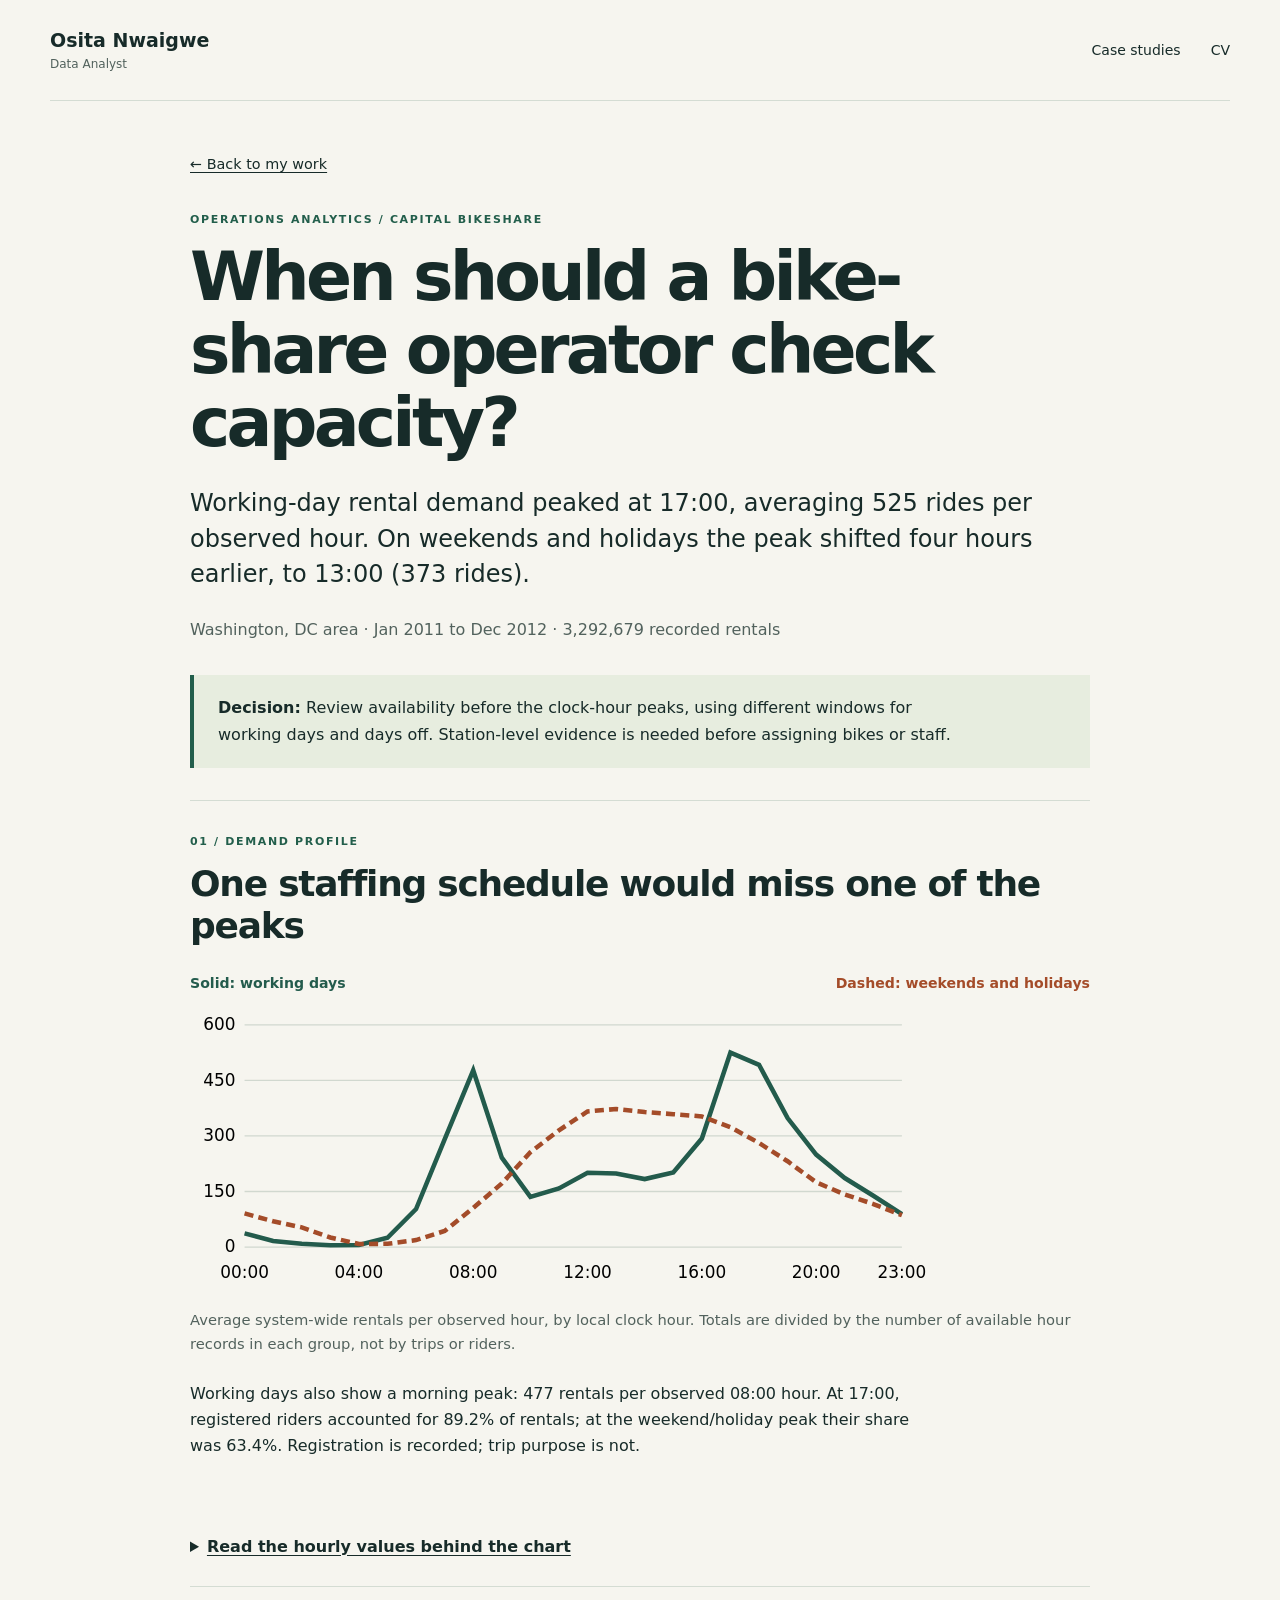
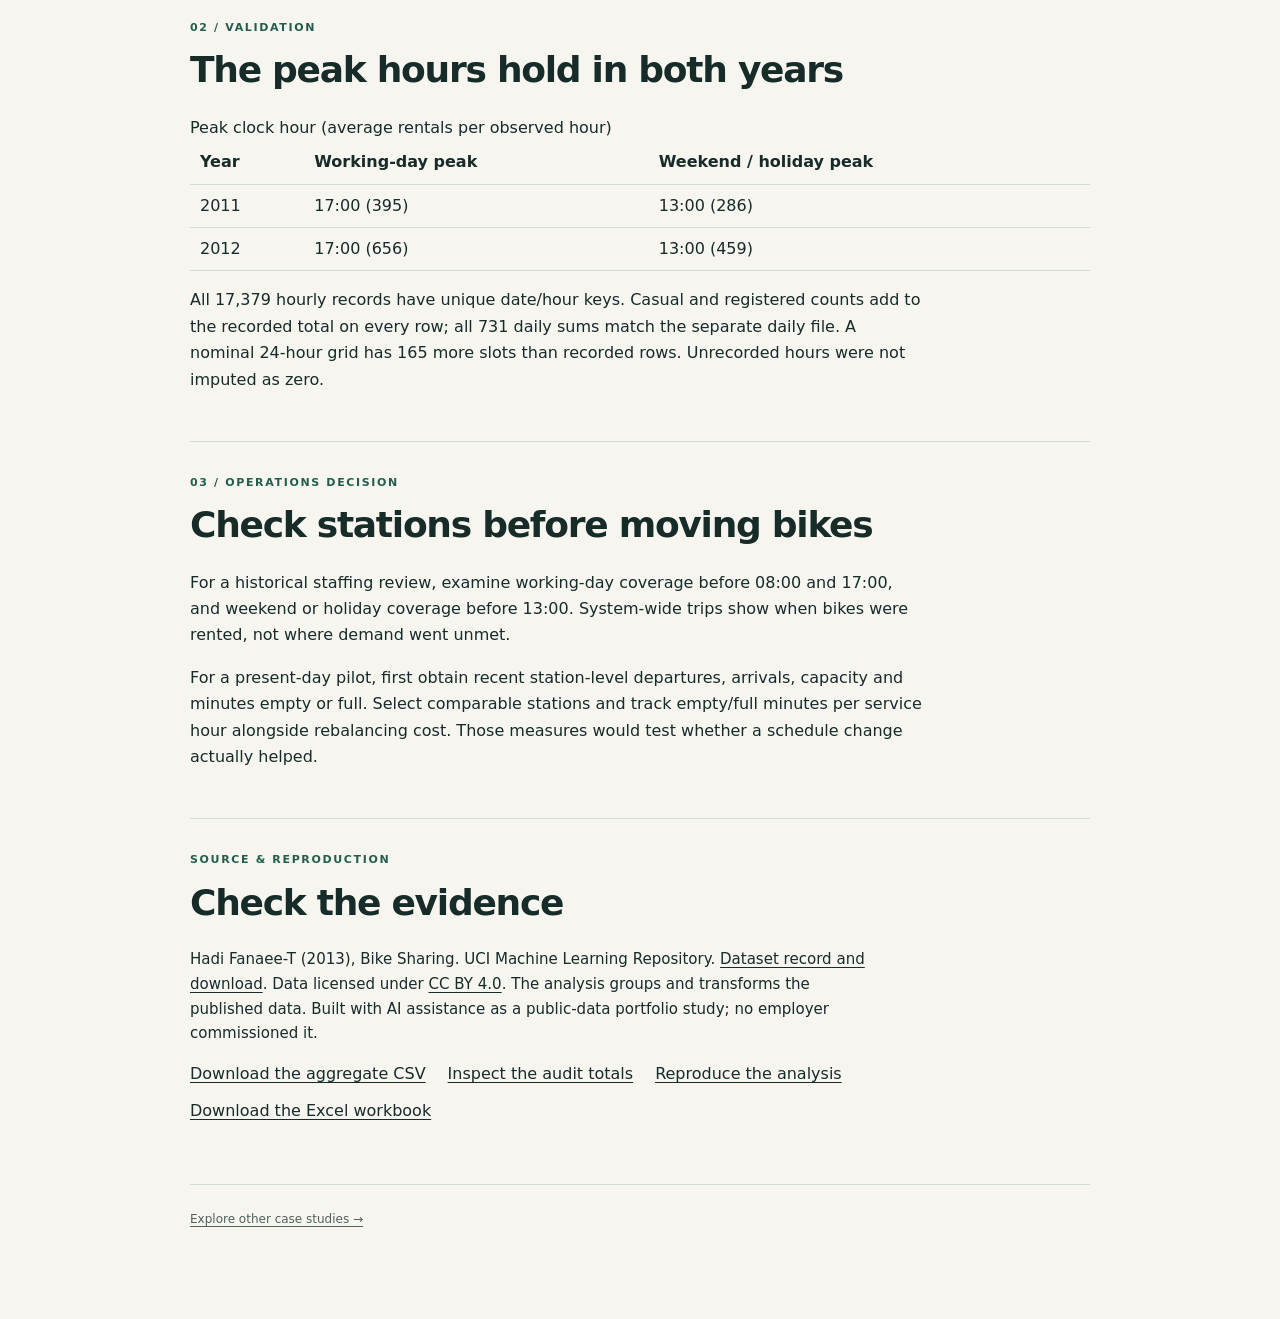
<file: case-studies/public-data/bikeshare/index.html>
<!doctype html>
<html lang="en"><head><meta charset="utf-8"><meta name="viewport" content="width=device-width, initial-scale=1"><title>Bikeshare case study | Osita Nwaigwe</title><meta name="description" content="Working-day rental demand peaked at 17:00, averaging 525 rides per observed hour. On weekends and holidays the peak shifted four hours earlier, to 13:00 (373 rides)."><link rel="stylesheet" href="../../../home.css"><link rel="stylesheet" href="../studies.css"></head><body>
<a class="skip" href="#main">Skip to study</a><header class="navigation wrap"><a class="identity" href="../../../">Osita Nwaigwe<span>Data Analyst</span></a><nav aria-label="Portfolio"><a href="../../../index.html#work">Case studies</a><a href="../../../resume.html">CV</a></nav></header>
<main class="wrap study" id="main"><p class="breadcrumb"><a href="../../../index.html#work">← Back to my work</a></p><p class="eyebrow">OPERATIONS ANALYTICS / CAPITAL BIKESHARE</p><h1>When should a bike-share operator check capacity?</h1><p class="lead">Working-day rental demand peaked at 17:00, averaging 525 rides per observed hour. On weekends and holidays the peak shifted four hours earlier, to 13:00 (373 rides).</p><p class="meta">Washington, DC area · Jan 2011 to Dec 2012 · 3,292,679 recorded rentals</p><aside class="brief"><p><strong>Decision:</strong> Review availability before the clock-hour peaks, using different windows for working days and days off. Station-level evidence is needed before assigning bikes or staff.</p></aside><section><p class="eyebrow">01 / DEMAND PROFILE</p><h2>One staffing schedule would miss one of the peaks</h2><figure><div class="legend"><b>Solid: working days</b><b>Dashed: weekends and holidays</b></div><svg class="plot" viewBox="0 0 585 232" role="img" aria-labelledby="chart-title chart-desc"><title id="chart-title">Rentals per observed hour by day type</title><desc id="chart-desc">Working days have morning and evening peaks. Weekends and holidays rise towards an early afternoon maximum. Full values follow in a table.</desc><path d="M42 194.0 H548" stroke="#d1d8cf"/><text x="35" y="198.0" text-anchor="end" font-size="13">0</text><path d="M42 151.25 H548" stroke="#d1d8cf"/><text x="35" y="155.25" text-anchor="end" font-size="13">150</text><path d="M42 108.50000000000001 H548" stroke="#d1d8cf"/><text x="35" y="112.50000000000001" text-anchor="end" font-size="13">300</text><path d="M42 65.75 H548" stroke="#d1d8cf"/><text x="35" y="69.75" text-anchor="end" font-size="13">450</text><path d="M42 23.00000000000003 H548" stroke="#d1d8cf"/><text x="35" y="27.00000000000003" text-anchor="end" font-size="13">600</text><text x="42" y="218" text-anchor="middle" font-size="13">00:00</text><text x="130" y="218" text-anchor="middle" font-size="13">04:00</text><text x="218" y="218" text-anchor="middle" font-size="13">08:00</text><text x="306" y="218" text-anchor="middle" font-size="13">12:00</text><text x="394" y="218" text-anchor="middle" font-size="13">16:00</text><text x="482" y="218" text-anchor="middle" font-size="13">20:00</text><text x="548" y="218" text-anchor="middle" font-size="13">23:00</text><polyline points="42,183.52 64,189.28 86,191.53 108,192.59 130,192.45 152,186.90 174,164.79 196,111.18 218,58.05 240,125.17 262,155.42 284,148.90 306,136.77 328,137.45 350,141.68 372,136.62 394,110.46 416,44.29 438,53.72 460,94.71 482,122.83 504,140.91 526,154.56 548,168.72" fill="none" stroke="#235b4c" stroke-width="3.5" stroke-dasharray="none"/><polyline points="42,168.12 64,174.19 86,178.85 108,186.65 130,191.64 152,191.52 174,188.66 196,181.63 218,163.89 240,145.09 262,121.07 284,104.13 306,89.62 328,87.77 350,90.08 372,91.74 394,93.47 416,101.79 438,113.90 460,127.97 482,144.20 504,153.51 526,160.92 548,169.51" fill="none" stroke="#a44c29" stroke-width="3.5" stroke-dasharray="7 4"/></svg><figcaption>Average system-wide rentals per observed hour, by local clock hour. Totals are divided by the number of available hour records in each group, not by trips or riders.</figcaption></figure><p>Working days also show a morning peak: 477 rentals per observed 08:00 hour. At 17:00, registered riders accounted for 89.2% of rentals; at the weekend/holiday peak their share was 63.4%. Registration is recorded; trip purpose is not.</p></section><details><summary>Read the hourly values behind the chart</summary><div class="table-wrap"><table><caption>Rentals per observed hour, 2011 and 2012 combined</caption><thead><tr><th scope="col">Hour</th><th scope="col">Working day</th><th scope="col">Weekend / holiday</th></tr></thead><tbody><tr><td>00:00</td><td>36.8</td><td>90.8</td></tr><tr><td>01:00</td><td>16.6</td><td>69.5</td></tr><tr><td>02:00</td><td>8.7</td><td>53.2</td></tr><tr><td>03:00</td><td>4.9</td><td>25.8</td></tr><tr><td>04:00</td><td>5.4</td><td>8.3</td></tr><tr><td>05:00</td><td>24.9</td><td>8.7</td></tr><tr><td>06:00</td><td>102.5</td><td>18.7</td></tr><tr><td>07:00</td><td>290.6</td><td>43.4</td></tr><tr><td>08:00</td><td>477.0</td><td>105.7</td></tr><tr><td>09:00</td><td>241.5</td><td>171.6</td></tr><tr><td>10:00</td><td>135.4</td><td>255.9</td></tr><tr><td>11:00</td><td>158.2</td><td>315.3</td></tr><tr><td>12:00</td><td>200.8</td><td>366.3</td></tr><tr><td>13:00</td><td>198.4</td><td>372.7</td></tr><tr><td>14:00</td><td>183.6</td><td>364.6</td></tr><tr><td>15:00</td><td>201.3</td><td>358.8</td></tr><tr><td>16:00</td><td>293.1</td><td>352.7</td></tr><tr><td>17:00</td><td>525.3</td><td>323.5</td></tr><tr><td>18:00</td><td>492.2</td><td>281.1</td></tr><tr><td>19:00</td><td>348.4</td><td>231.7</td></tr><tr><td>20:00</td><td>249.7</td><td>174.7</td></tr><tr><td>21:00</td><td>186.3</td><td>142.1</td></tr><tr><td>22:00</td><td>138.4</td><td>116.1</td></tr><tr><td>23:00</td><td>88.7</td><td>85.9</td></tr></tbody></table></div></details><section><p class="eyebrow">02 / VALIDATION</p><h2>The peak hours hold in both years</h2><div class="table-wrap"><table><caption>Peak clock hour (average rentals per observed hour)</caption><thead><tr><th scope="col">Year</th><th scope="col">Working-day peak</th><th scope="col">Weekend / holiday peak</th></tr></thead><tbody><tr><td>2011</td><td>17:00 (395)</td><td>13:00 (286)</td></tr><tr><td>2012</td><td>17:00 (656)</td><td>13:00 (459)</td></tr></tbody></table></div><p>All 17,379 hourly records have unique date/hour keys. Casual and registered counts add to the recorded total on every row; all 731 daily sums match the separate daily file. A nominal 24-hour grid has 165 more slots than recorded rows. Unrecorded hours were not imputed as zero.</p></section><section><p class="eyebrow">03 / OPERATIONS DECISION</p><h2>Check stations before moving bikes</h2><p>For a historical staffing review, examine working-day coverage before 08:00 and 17:00, and weekend or holiday coverage before 13:00. System-wide trips show when bikes were rented, not where demand went unmet.</p><p>For a present-day pilot, first obtain recent station-level departures, arrivals, capacity and minutes empty or full. Select comparable stations and track empty/full minutes per service hour alongside rebalancing cost. Those measures would test whether a schedule change actually helped.</p></section><section><p class="eyebrow">SOURCE &amp; REPRODUCTION</p><h2>Check the evidence</h2><p class="source">Hadi Fanaee-T (2013), Bike Sharing. UCI Machine Learning Repository. <a href="https://doi.org/10.24432/C5W894">Dataset record and download</a>. Data licensed under <a href="https://creativecommons.org/licenses/by/4.0/">CC BY 4.0</a>. The analysis groups and transforms the published data. Built with AI assistance as a public-data portfolio study; no employer commissioned it.</p><div class="src"><a href="hourly-profile.csv">Download the aggregate CSV</a><a href="checks.json">Inspect the audit totals</a><a href="https://github.com/Ocyter/Ecommerce-Customer-Analysis/tree/main/case-studies/public-data">Reproduce the analysis</a><a href="../../../downloads/Public_Data_Decision_Workbook.xlsx">Download the Excel workbook</a></div></section><footer><a href="../../../index.html#work">Explore other case studies →</a></footer></main></body></html>
</file>
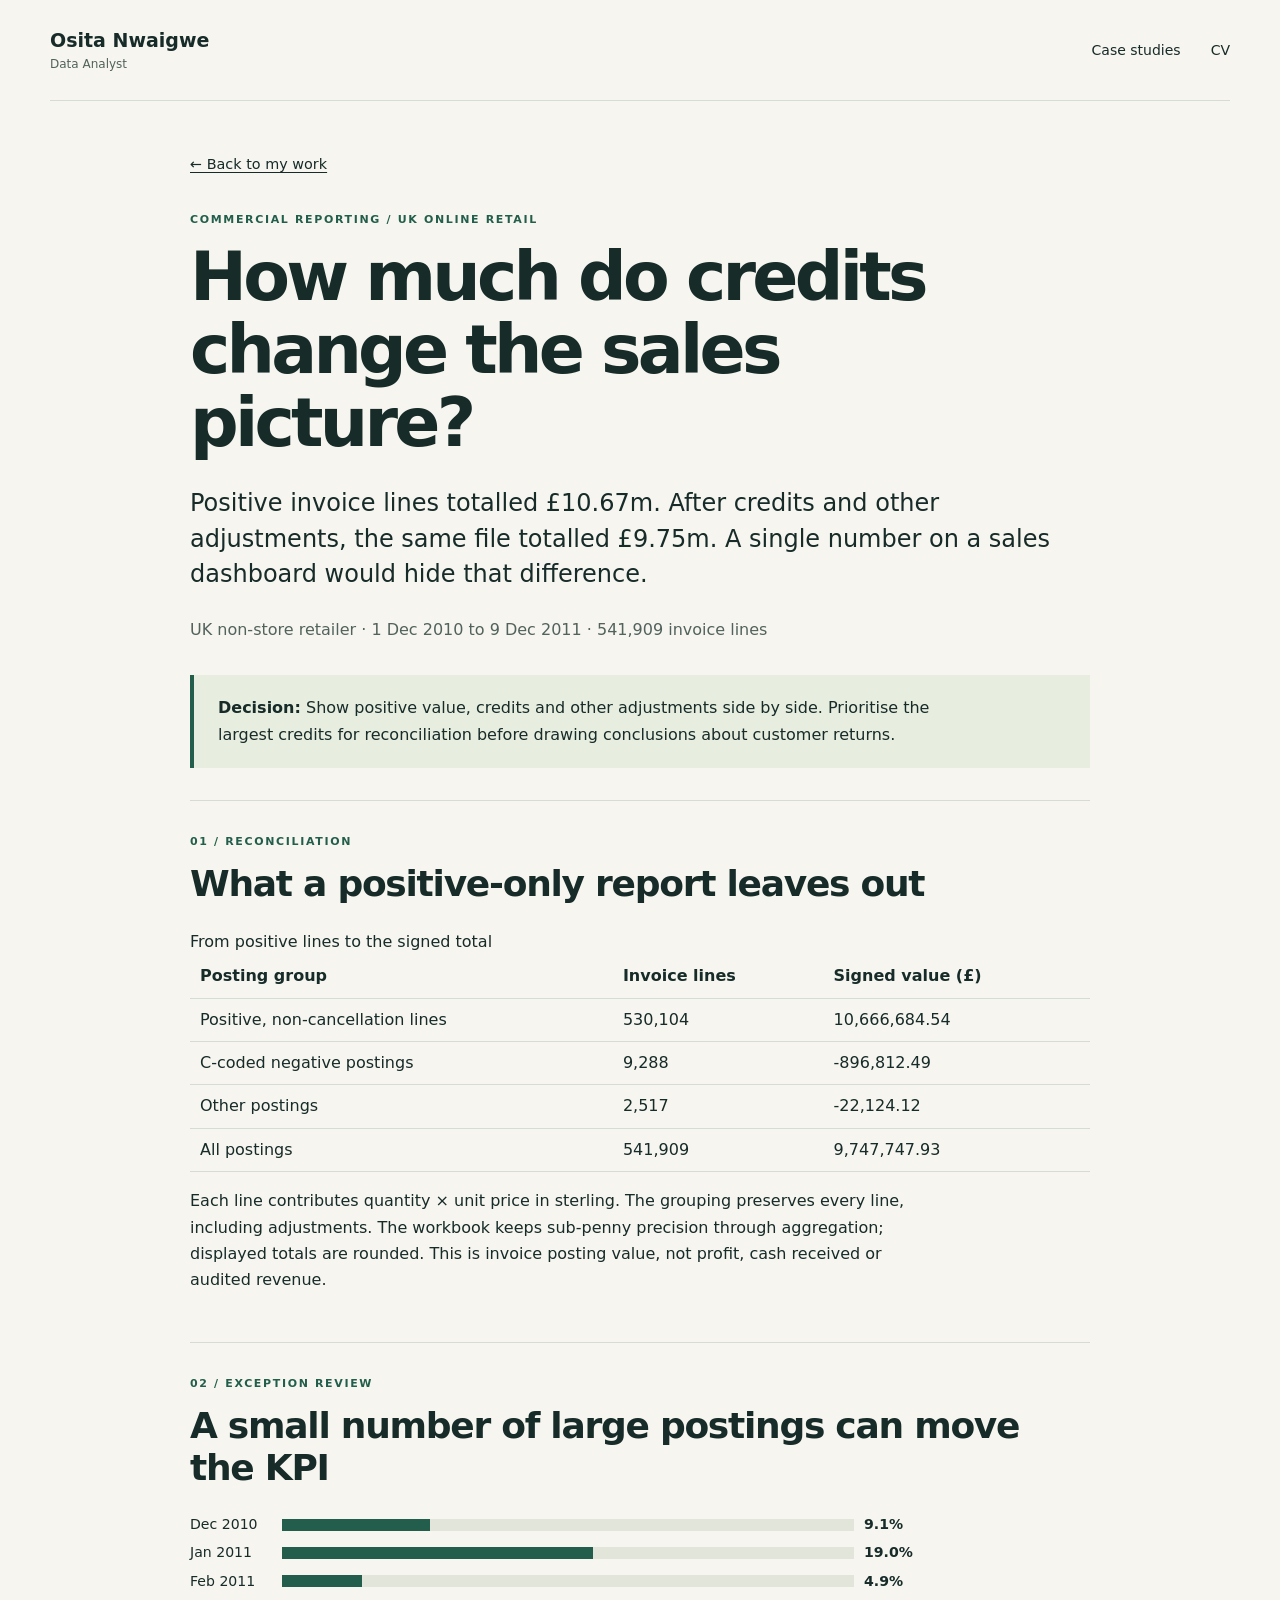
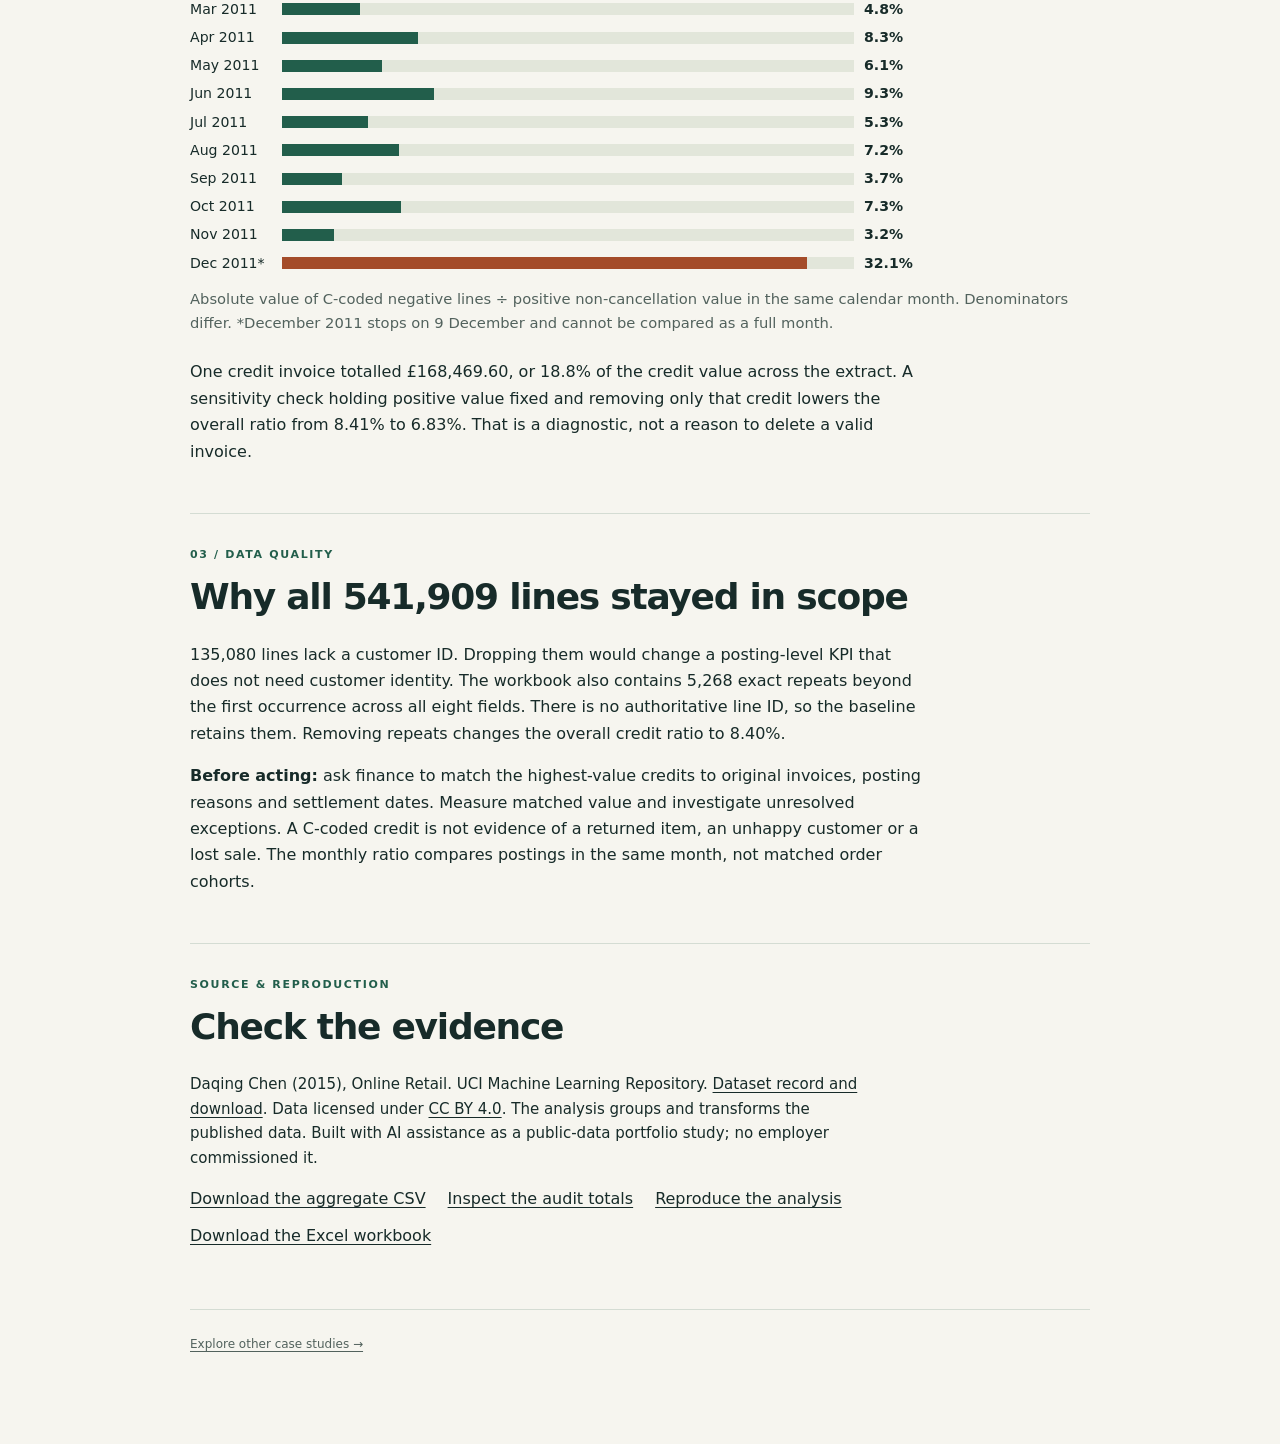
<file: case-studies/public-data/retail/index.html>
<!doctype html>
<html lang="en"><head><meta charset="utf-8"><meta name="viewport" content="width=device-width, initial-scale=1"><title>Retail case study | Osita Nwaigwe</title><meta name="description" content="Positive invoice lines totalled £10.67m. After credits and other adjustments, the same file totalled £9.75m. A single number on a sales dashboard would hide that difference."><link rel="stylesheet" href="../../../home.css"><link rel="stylesheet" href="../studies.css"></head><body>
<a class="skip" href="#main">Skip to study</a><header class="navigation wrap"><a class="identity" href="../../../">Osita Nwaigwe<span>Data Analyst</span></a><nav aria-label="Portfolio"><a href="../../../index.html#work">Case studies</a><a href="../../../resume.html">CV</a></nav></header>
<main class="wrap study" id="main"><p class="breadcrumb"><a href="../../../index.html#work">← Back to my work</a></p><p class="eyebrow">COMMERCIAL REPORTING / UK ONLINE RETAIL</p><h1>How much do credits change the sales picture?</h1><p class="lead">Positive invoice lines totalled £10.67m. After credits and other adjustments, the same file totalled £9.75m. A single number on a sales dashboard would hide that difference.</p><p class="meta">UK non-store retailer · 1 Dec 2010 to 9 Dec 2011 · 541,909 invoice lines</p><aside class="brief"><p><strong>Decision:</strong> Show positive value, credits and other adjustments side by side. Prioritise the largest credits for reconciliation before drawing conclusions about customer returns.</p></aside><section><p class="eyebrow">01 / RECONCILIATION</p><h2>What a positive-only report leaves out</h2><div class="table-wrap"><table><caption>From positive lines to the signed total</caption><thead><tr><th scope="col">Posting group</th><th scope="col">Invoice lines</th><th scope="col">Signed value (£)</th></tr></thead><tbody><tr><td>Positive, non-cancellation lines</td><td>530,104</td><td>10,666,684.54</td></tr><tr><td>C-coded negative postings</td><td>9,288</td><td>-896,812.49</td></tr><tr><td>Other postings</td><td>2,517</td><td>-22,124.12</td></tr><tr><td>All postings</td><td>541,909</td><td>9,747,747.93</td></tr></tbody></table></div><p>Each line contributes quantity × unit price in sterling. The grouping preserves every line, including adjustments. The workbook keeps sub-penny precision through aggregation; displayed totals are rounded. This is invoice posting value, not profit, cash received or audited revenue.</p></section><section><p class="eyebrow">02 / EXCEPTION REVIEW</p><h2>A small number of large postings can move the KPI</h2><figure><div class="bars"><div class="bar "><span>Dec 2010</span><span class="track" aria-hidden="true"><i class="fill" style="width:25.940%"></i></span><b>9.1%</b></div><div class="bar "><span>Jan 2011</span><span class="track" aria-hidden="true"><i class="fill" style="width:54.288%"></i></span><b>19.0%</b></div><div class="bar "><span>Feb 2011</span><span class="track" aria-hidden="true"><i class="fill" style="width:13.952%"></i></span><b>4.9%</b></div><div class="bar "><span>Mar 2011</span><span class="track" aria-hidden="true"><i class="fill" style="width:13.685%"></i></span><b>4.8%</b></div><div class="bar "><span>Apr 2011</span><span class="track" aria-hidden="true"><i class="fill" style="width:23.695%"></i></span><b>8.3%</b></div><div class="bar "><span>May 2011</span><span class="track" aria-hidden="true"><i class="fill" style="width:17.503%"></i></span><b>6.1%</b></div><div class="bar "><span>Jun 2011</span><span class="track" aria-hidden="true"><i class="fill" style="width:26.487%"></i></span><b>9.3%</b></div><div class="bar "><span>Jul 2011</span><span class="track" aria-hidden="true"><i class="fill" style="width:15.064%"></i></span><b>5.3%</b></div><div class="bar "><span>Aug 2011</span><span class="track" aria-hidden="true"><i class="fill" style="width:20.449%"></i></span><b>7.2%</b></div><div class="bar "><span>Sep 2011</span><span class="track" aria-hidden="true"><i class="fill" style="width:10.500%"></i></span><b>3.7%</b></div><div class="bar "><span>Oct 2011</span><span class="track" aria-hidden="true"><i class="fill" style="width:20.848%"></i></span><b>7.3%</b></div><div class="bar "><span>Nov 2011</span><span class="track" aria-hidden="true"><i class="fill" style="width:9.036%"></i></span><b>3.2%</b></div><div class="bar partial"><span>Dec 2011*</span><span class="track" aria-hidden="true"><i class="fill" style="width:91.747%"></i></span><b>32.1%</b></div></div><figcaption>Absolute value of C-coded negative lines ÷ positive non-cancellation value in the same calendar month. Denominators differ. *December 2011 stops on 9 December and cannot be compared as a full month.</figcaption></figure><p>One credit invoice totalled £168,469.60, or 18.8% of the credit value across the extract. A sensitivity check holding positive value fixed and removing only that credit lowers the overall ratio from 8.41% to 6.83%. That is a diagnostic, not a reason to delete a valid invoice.</p></section><section><p class="eyebrow">03 / DATA QUALITY</p><h2>Why all 541,909 lines stayed in scope</h2><p>135,080 lines lack a customer ID. Dropping them would change a posting-level KPI that does not need customer identity. The workbook also contains 5,268 exact repeats beyond the first occurrence across all eight fields. There is no authoritative line ID, so the baseline retains them. Removing repeats changes the overall credit ratio to 8.40%.</p><p><strong>Before acting:</strong> ask finance to match the highest-value credits to original invoices, posting reasons and settlement dates. Measure matched value and investigate unresolved exceptions. A C-coded credit is not evidence of a returned item, an unhappy customer or a lost sale. The monthly ratio compares postings in the same month, not matched order cohorts.</p></section><section><p class="eyebrow">SOURCE &amp; REPRODUCTION</p><h2>Check the evidence</h2><p class="source">Daqing Chen (2015), Online Retail. UCI Machine Learning Repository. <a href="https://doi.org/10.24432/C5BW33">Dataset record and download</a>. Data licensed under <a href="https://creativecommons.org/licenses/by/4.0/">CC BY 4.0</a>. The analysis groups and transforms the published data. Built with AI assistance as a public-data portfolio study; no employer commissioned it.</p><div class="src"><a href="monthly-bridge.csv">Download the aggregate CSV</a><a href="checks.json">Inspect the audit totals</a><a href="https://github.com/Ocyter/Ecommerce-Customer-Analysis/tree/main/case-studies/public-data">Reproduce the analysis</a><a href="../../../downloads/Public_Data_Decision_Workbook.xlsx">Download the Excel workbook</a></div></section><footer><a href="../../../index.html#work">Explore other case studies →</a></footer></main></body></html>
</file>
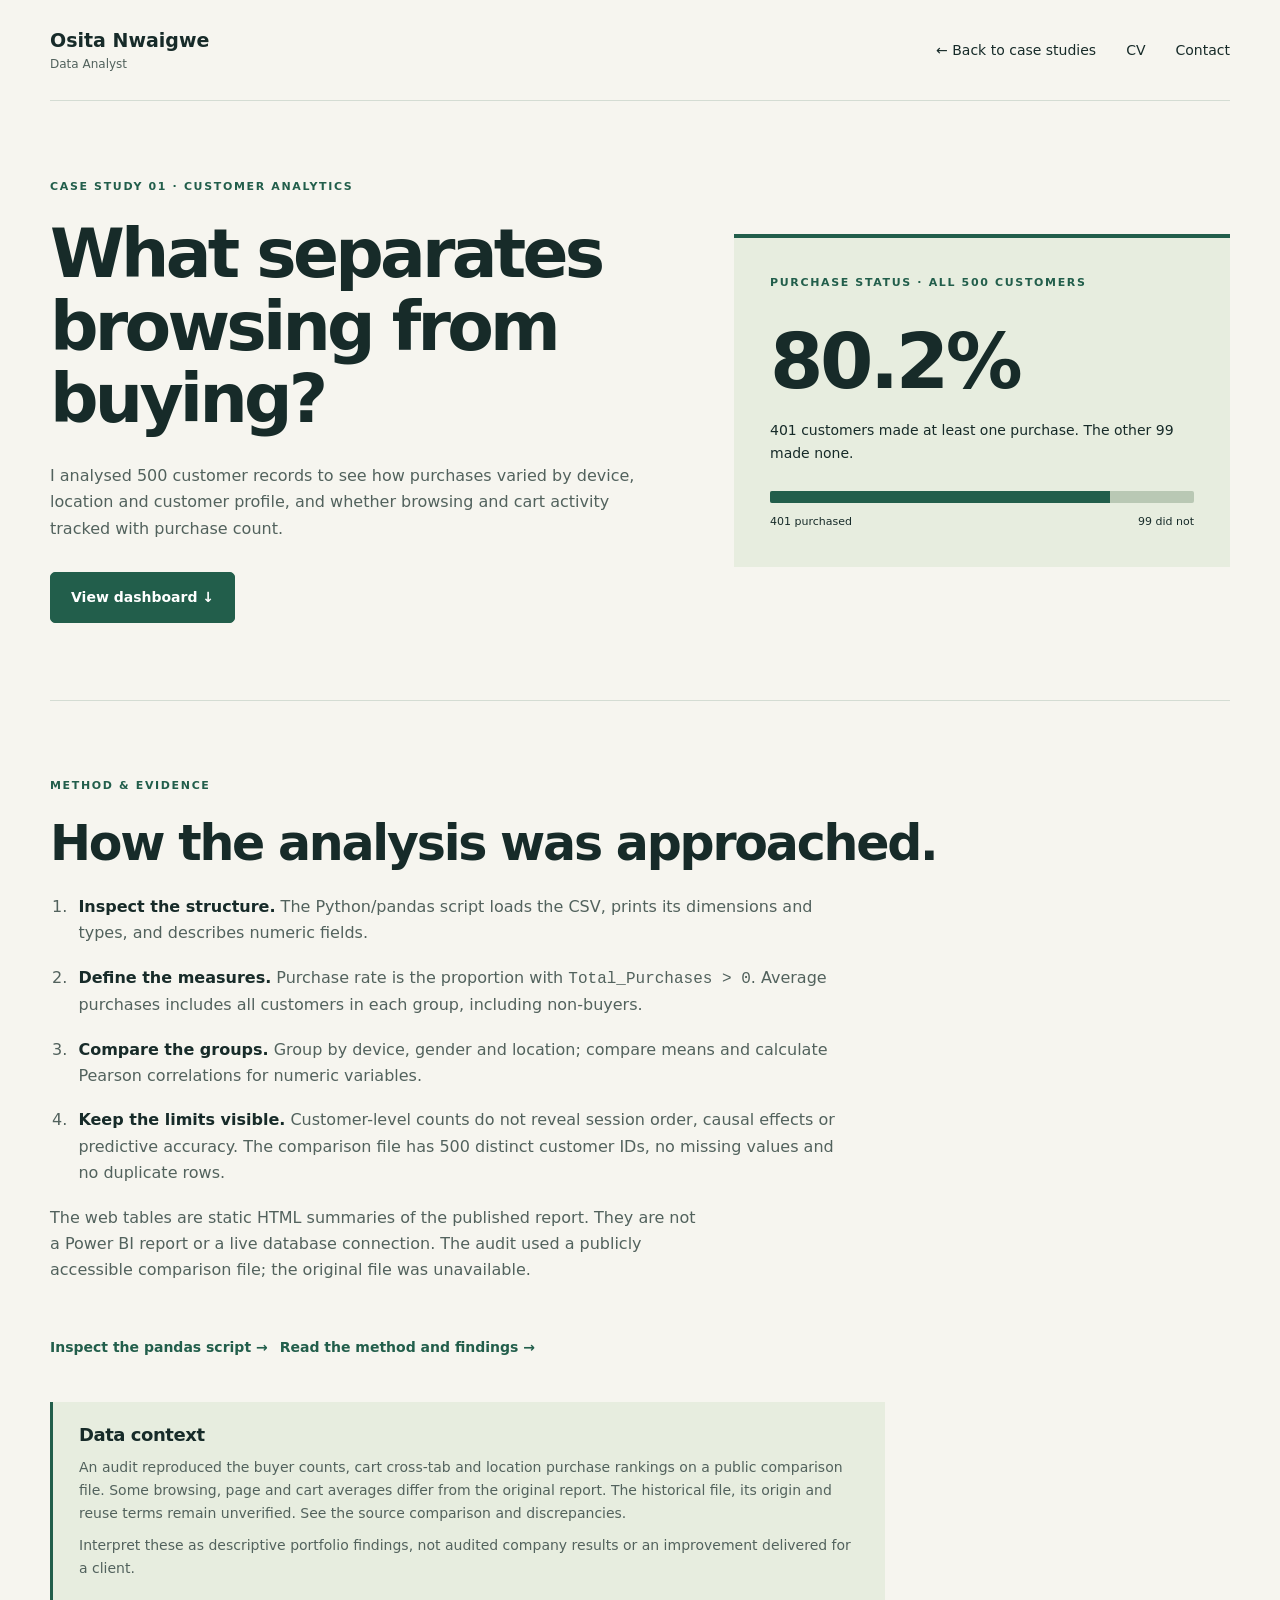
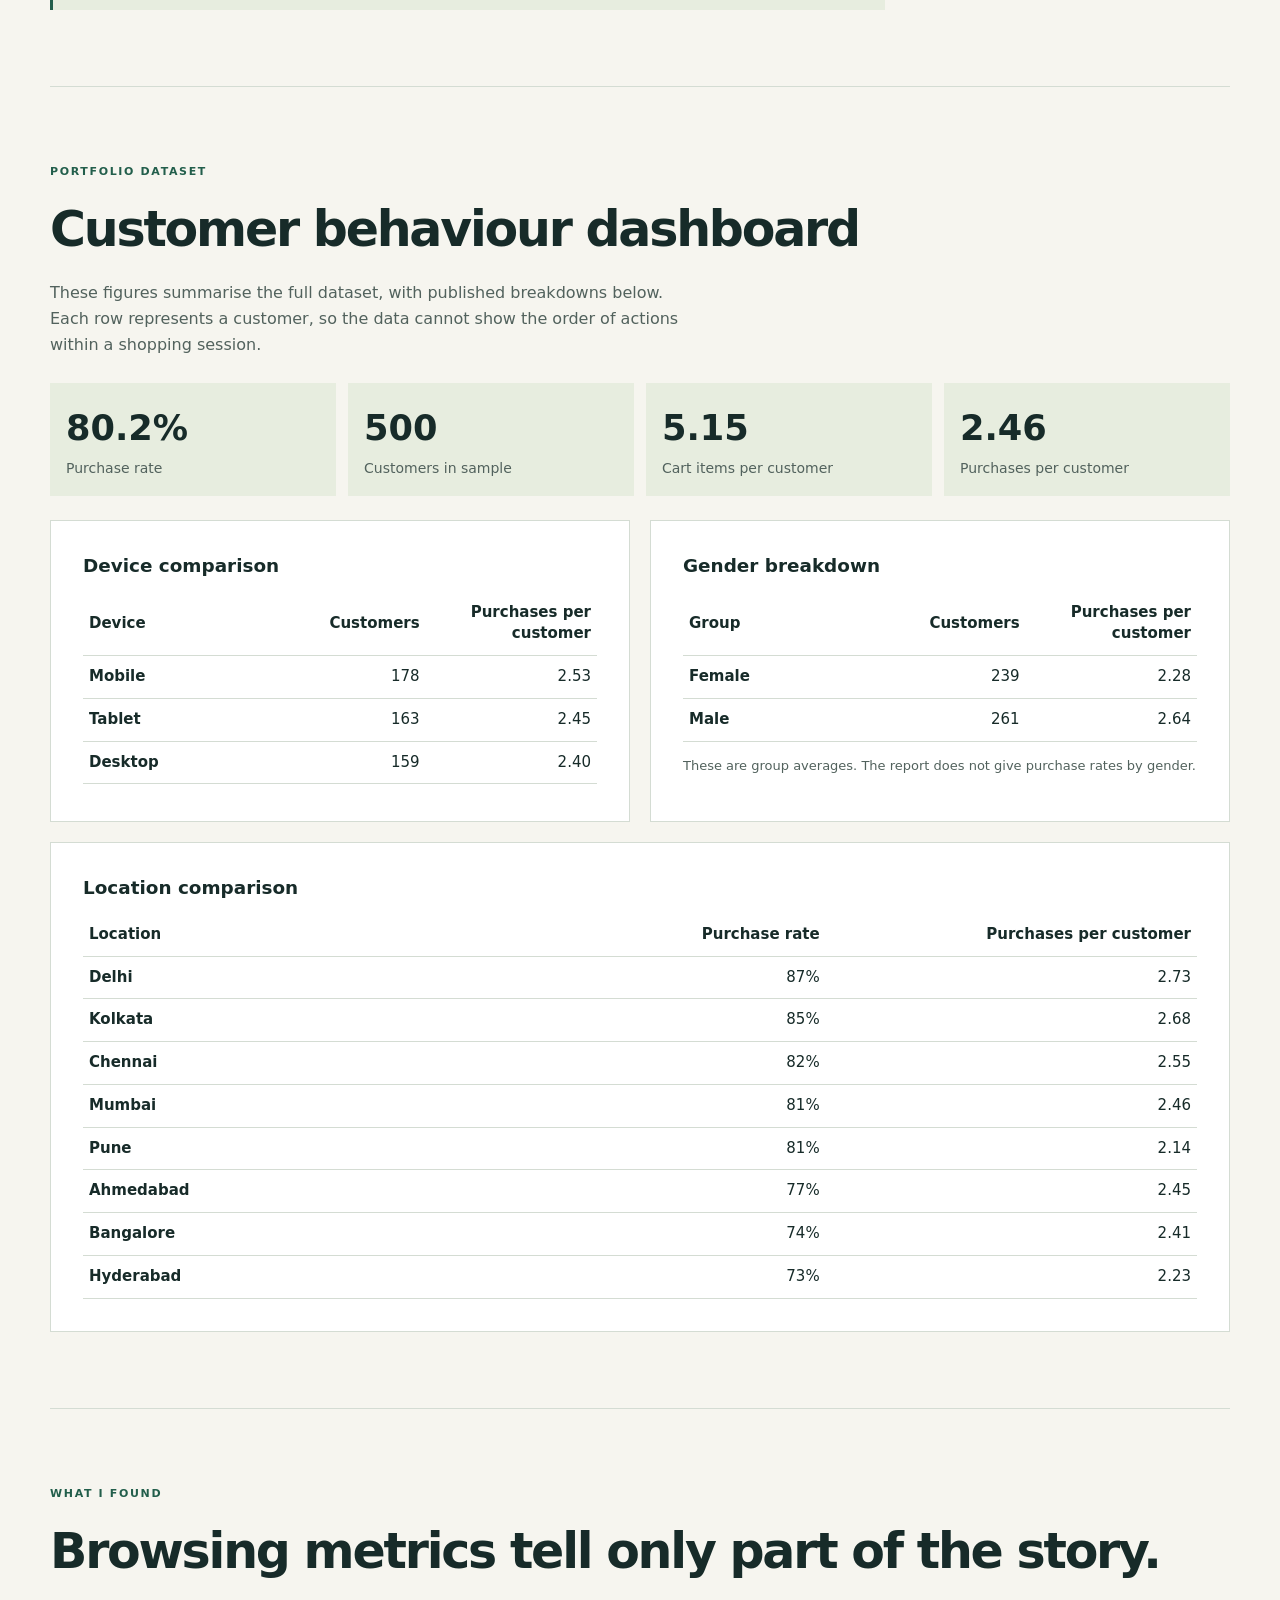
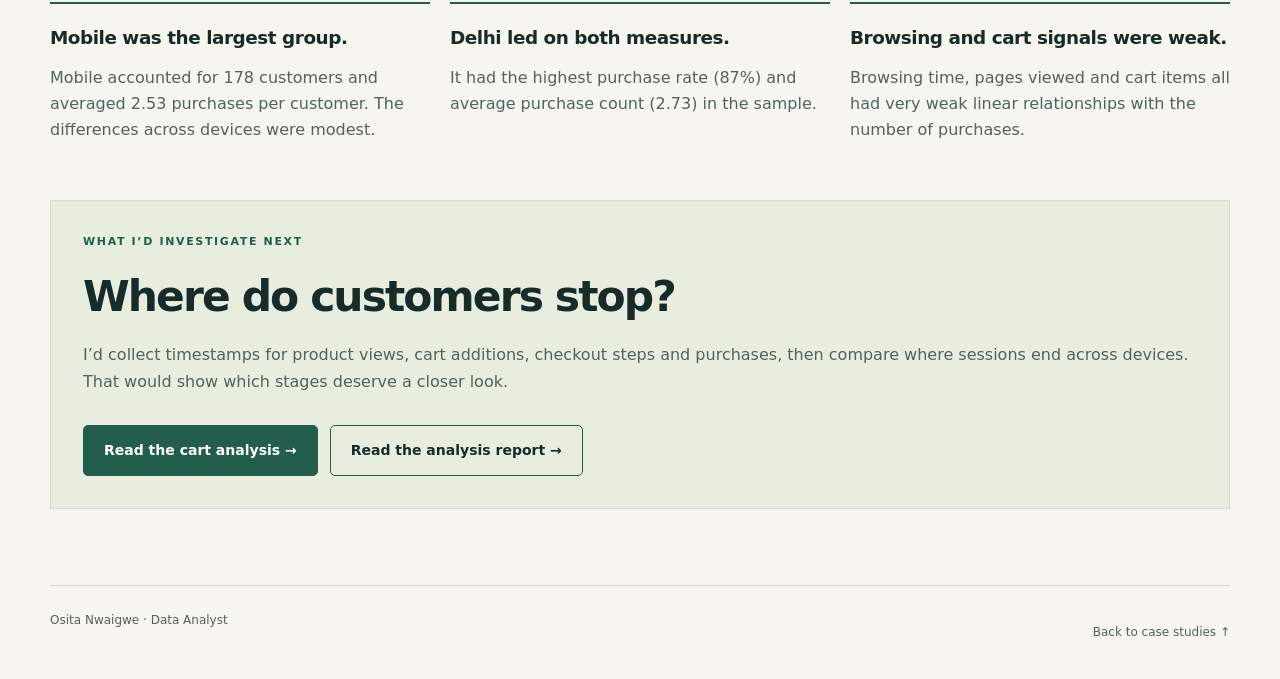
<file: customer-behaviour.html>
<!doctype html>
<html lang="en">
<head>
<meta charset="utf-8">
<meta name="viewport" content="width=device-width,initial-scale=1">
<title>Customer Behaviour | Osita Nwaigwe</title>
<link rel="stylesheet" href="home.css">
<link rel="stylesheet" href="portfolio-pages.css">
</head>
<body class="case-study">
<a class="skip" href="#main">Skip to content</a>
<header class="navigation wrap"><a class="identity" href="index.html">Osita Nwaigwe<span>Data Analyst</span></a>
<nav aria-label="Main navigation"><a href="index.html#work">← Back to case studies</a><a href="resume.html">CV</a><a href="index.html#contact">Contact</a></nav></header>
<main id="main">
<section class="wrap case-hero">
<div><p class="eyebrow">CASE STUDY 01 · CUSTOMER ANALYTICS</p>
<h1>What separates browsing from buying?</h1>
<p>I analysed 500 customer records to see how purchases varied by device, location and customer profile, and whether browsing and cart activity tracked with purchase count.</p>
<div class="actions"><a class="button primary" href="#dashboard">View dashboard ↓</a></div></div>
<aside class="featured"><p class="eyebrow">PURCHASE STATUS · ALL 500 CUSTOMERS</p><div class="stat">80.2%</div>
<p>401 customers made at least one purchase. The other 99 made none.</p><div class="purchase-bar" aria-hidden="true"><span></span></div>
<div class="legend"><span>401 purchased</span><span>99 did not</span></div></aside>
</section>
<section class="wrap section methods"><p class="eyebrow">METHOD &amp; EVIDENCE</p><h2>How the analysis was approached.</h2><ol class="method-steps"><li><strong>Inspect the structure.</strong> The Python/pandas script loads the CSV, prints its dimensions and types, and describes numeric fields.</li><li><strong>Define the measures.</strong> Purchase rate is the proportion with <code>Total_Purchases &gt; 0</code>. Average purchases includes all customers in each group, including non-buyers.</li><li><strong>Compare the groups.</strong> Group by device, gender and location; compare means and calculate Pearson correlations for numeric variables.</li><li><strong>Keep the limits visible.</strong> Customer-level counts do not reveal session order, causal effects or predictive accuracy. The comparison file has 500 distinct customer IDs, no missing values and no duplicate rows.</li></ol><p class="section-intro">The web tables are static HTML summaries of the published report. They are not a Power BI report or a live database connection. The audit used a publicly accessible comparison file; the original file was unavailable.</p><div class="actions"><a class="text-link" href="https://github.com/Ocyter/Ecommerce-Customer-Analysis/blob/main/analysis.py">Inspect the pandas script →</a><a class="text-link" href="https://github.com/Ocyter/Ecommerce-Customer-Analysis/blob/main/analysis_report.md">Read the method and findings →</a></div><aside class="evidence-note"><h3>Data context</h3><p>An audit reproduced the buyer counts, cart cross-tab and location purchase rankings on a public comparison file. Some browsing, page and cart averages differ from the original report. The historical file, its origin and reuse terms remain unverified. <a href="https://github.com/Ocyter/Ecommerce-Customer-Analysis/blob/main/data/Customer_Source_Check.md">See the source comparison and discrepancies.</a></p><p>Interpret these as descriptive portfolio findings, not audited company results or an improvement delivered for a client.</p></aside></section><section class="wrap section" id="dashboard">
<p class="eyebrow">PORTFOLIO DATASET</p><h2>Customer behaviour dashboard</h2>
<p class="section-intro">These figures summarise the full dataset, with published breakdowns below. Each row represents a customer, so the data cannot show the order of actions within a shopping session.</p>
<dl class="kpi-list"><div><dt>Purchase rate</dt><dd>80.2%</dd></div><div><dt>Customers in sample</dt><dd>500</dd></div><div><dt>Cart items per customer</dt><dd>5.15</dd></div><div><dt>Purchases per customer</dt><dd>2.46</dd></div></dl>
<div class="metric-grid"><div class="metric-panel"><table><caption>Device comparison</caption><thead><tr><th scope="col">Device</th><th scope="col">Customers</th><th scope="col">Purchases per customer</th></tr></thead><tbody><tr><th scope="row">Mobile</th><td>178</td><td>2.53</td></tr><tr><th scope="row">Tablet</th><td>163</td><td>2.45</td></tr><tr><th scope="row">Desktop</th><td>159</td><td>2.40</td></tr></tbody></table></div><div class="metric-panel"><table><caption>Gender breakdown</caption><thead><tr><th scope="col">Group</th><th scope="col">Customers</th><th scope="col">Purchases per customer</th></tr></thead><tbody><tr><th scope="row">Female</th><td>239</td><td>2.28</td></tr><tr><th scope="row">Male</th><td>261</td><td>2.64</td></tr></tbody></table><p class="note">These are group averages. The report does not give purchase rates by gender.</p></div><div class="metric-panel"><table><caption>Location comparison</caption><thead><tr><th scope="col">Location</th><th scope="col">Purchase rate</th><th scope="col">Purchases per customer</th></tr></thead><tbody><tr><th scope="row">Delhi</th><td>87%</td><td>2.73</td></tr><tr><th scope="row">Kolkata</th><td>85%</td><td>2.68</td></tr><tr><th scope="row">Chennai</th><td>82%</td><td>2.55</td></tr><tr><th scope="row">Mumbai</th><td>81%</td><td>2.46</td></tr><tr><th scope="row">Pune</th><td>81%</td><td>2.14</td></tr><tr><th scope="row">Ahmedabad</th><td>77%</td><td>2.45</td></tr><tr><th scope="row">Bangalore</th><td>74%</td><td>2.41</td></tr><tr><th scope="row">Hyderabad</th><td>73%</td><td>2.23</td></tr></tbody></table></div></div>
</section>
<section class="wrap section">
<p class="eyebrow">WHAT I FOUND</p><h2>Browsing metrics tell only part of the story.</h2>
<div class="insight-grid">
<article class="insight"><h3>Mobile was the largest group.</h3><p>Mobile accounted for 178 customers and averaged 2.53 purchases per customer. The differences across devices were modest.</p></article>
<article class="insight"><h3>Delhi led on both measures.</h3><p>It had the highest purchase rate (87%) and average purchase count (2.73) in the sample.</p></article>
<article class="insight"><h3>Browsing and cart signals were weak.</h3><p>Browsing time, pages viewed and cart items all had very weak linear relationships with the number of purchases.</p></article>
</div>
<div class="recommendation-card"><p class="eyebrow">WHAT I’D INVESTIGATE NEXT</p><h2>Where do customers stop?</h2><p>I’d collect timestamps for product views, cart additions, checkout steps and purchases, then compare where sessions end across devices. That would show which stages deserve a closer look.</p>
<div class="actions"><a class="button primary" href="case-studies/cart-conversion-gap/">Read the cart analysis →</a><a class="button" href="https://github.com/Ocyter/Ecommerce-Customer-Analysis/blob/main/analysis_report.md">Read the analysis report →</a></div></div>
</section>
</main>
<footer class="wrap"><span>Osita Nwaigwe · Data Analyst</span><a href="index.html#work">Back to case studies ↑</a></footer>
</body>
</html>
</file>
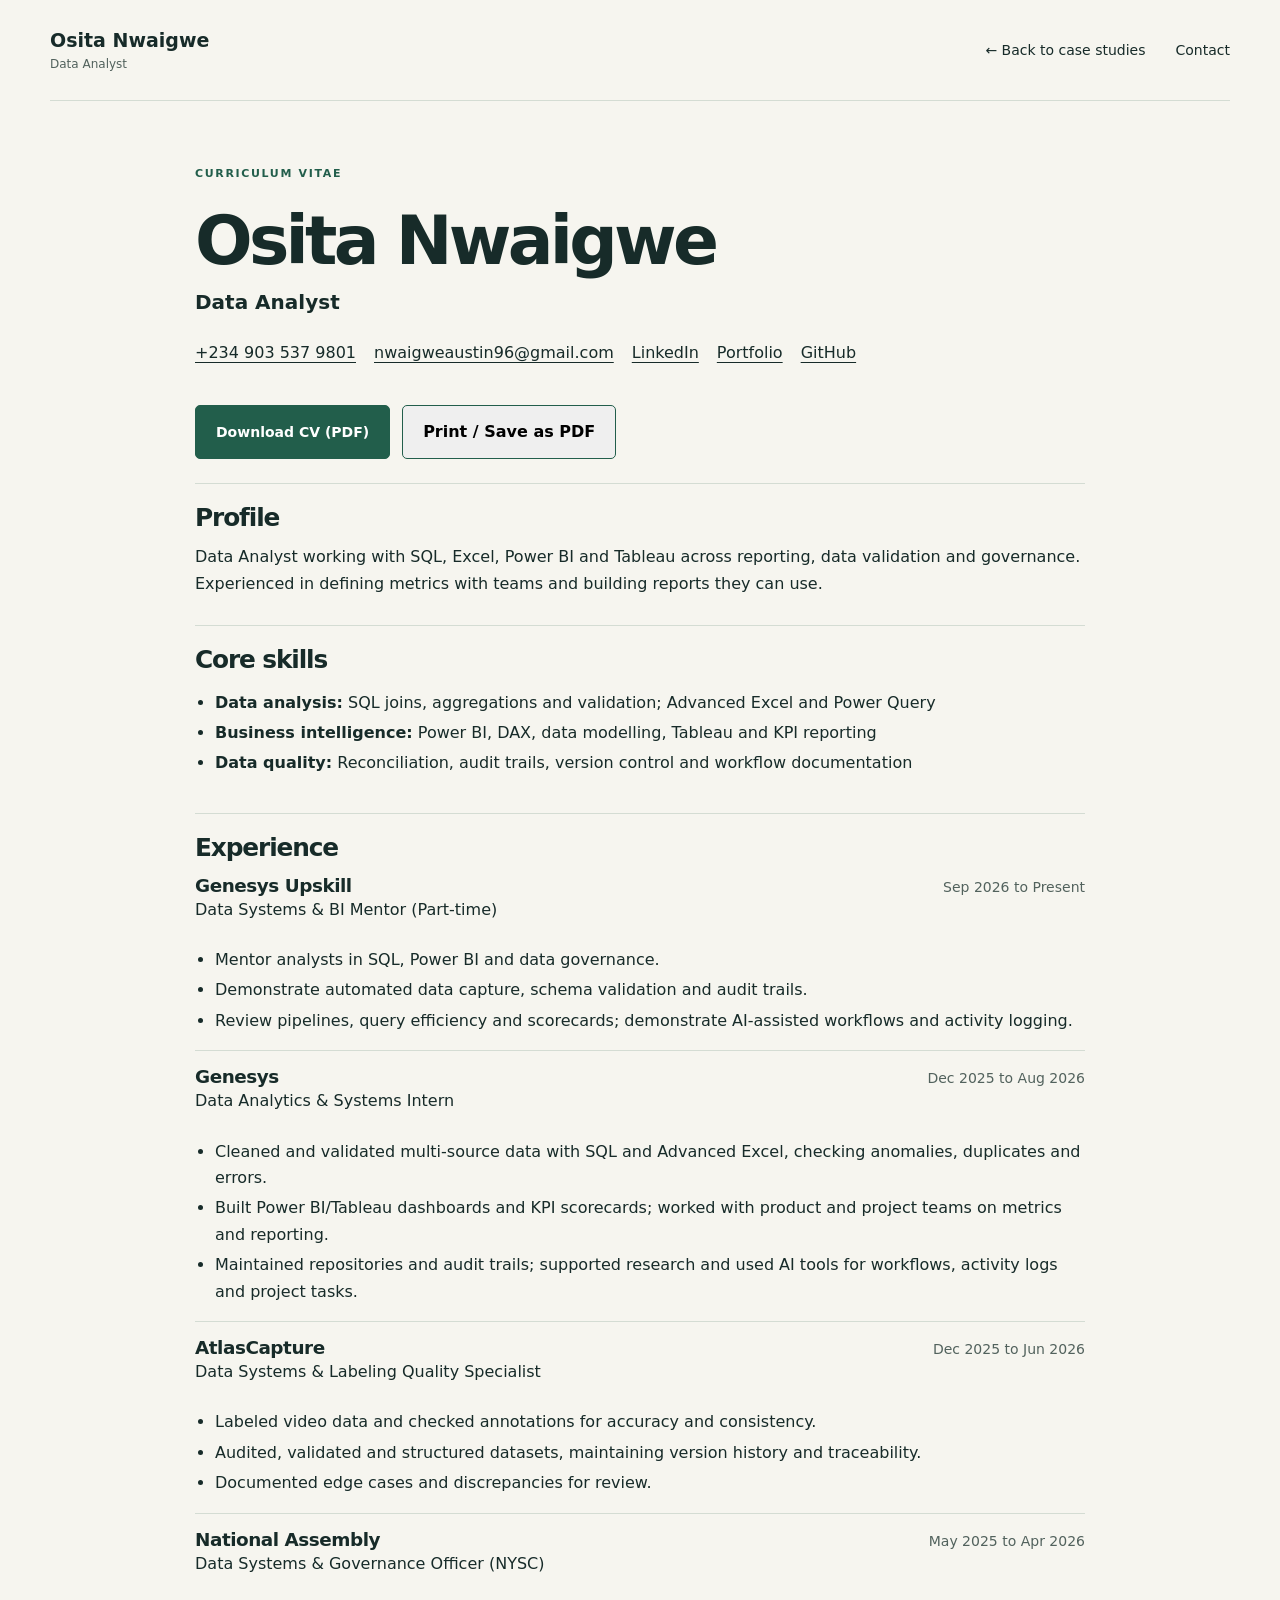
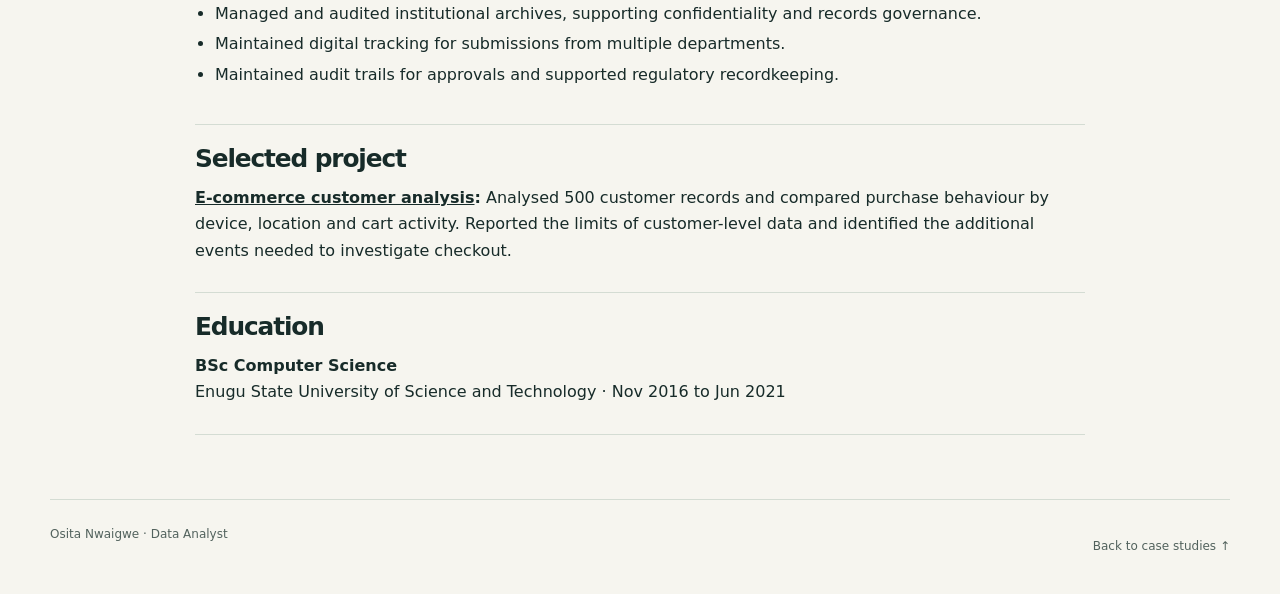
<file: resume.html>
<!doctype html>
<html lang="en">
<head>
<meta charset="utf-8">
<meta name="viewport" content="width=device-width,initial-scale=1">
<title>CV | Osita Nwaigwe</title>
<link rel="stylesheet" href="home.css">
<link rel="stylesheet" href="portfolio-pages.css">
</head>
<body class="cv">
<a class="skip" href="#main">Skip to content</a>
<header class="navigation wrap"><a class="identity" href="index.html">Osita Nwaigwe<span>Data Analyst</span></a>
<nav aria-label="Main navigation"><a href="index.html#work">← Back to case studies</a><a href="index.html#contact">Contact</a></nav></header>
<main class="wrap cv-page" id="main">
<header class="cv-heading"><p class="eyebrow">CURRICULUM VITAE</p><h1>Osita Nwaigwe</h1><p class="cv-role">Data Analyst</p>
<div class="cv-contact"><a href="tel:+2349035379801">+234 903 537 9801</a><a href="mailto:nwaigweaustin96@gmail.com">nwaigweaustin96@gmail.com</a><a href="https://www.linkedin.com/in/osita-nwaigwe-a2288b394">LinkedIn</a><a href="https://ocyter.github.io/">Portfolio</a><a href="https://github.com/Ocyter">GitHub</a></div>
<div class="actions cv-print"><a class="button primary" href="downloads/Osita_Nwaigwe_Portfolio_CV.pdf" download>Download CV (PDF)</a><button class="button" type="button" onclick="window.print()">Print / Save as PDF</button></div></header>
<section><h2>Profile</h2><p>Data Analyst working with SQL, Excel, Power BI and Tableau across reporting, data validation and governance. Experienced in defining metrics with teams and building reports they can use.</p></section>
<section><h2>Core skills</h2><ul class="cv-skills"><li><strong>Data analysis:</strong> SQL joins, aggregations and validation; Advanced Excel and Power Query</li><li><strong>Business intelligence:</strong> Power BI, DAX, data modelling, Tableau and KPI reporting</li><li><strong>Data quality:</strong> Reconciliation, audit trails, version control and workflow documentation</li></ul></section>
<section><h2>Experience</h2><article class="cv-job"><div class="cv-job-heading"><div><h3>Genesys Upskill</h3><p>Data Systems &amp; BI Mentor (Part-time)</p></div><p class="cv-date">Sep 2026 to Present</p></div><ul><li>Mentor analysts in SQL, Power BI and data governance.</li><li>Demonstrate automated data capture, schema validation and audit trails.</li><li>Review pipelines, query efficiency and scorecards; demonstrate AI-assisted workflows and activity logging.</li></ul></article><article class="cv-job"><div class="cv-job-heading"><div><h3>Genesys</h3><p>Data Analytics &amp; Systems Intern</p></div><p class="cv-date">Dec 2025 to Aug 2026</p></div><ul><li>Cleaned and validated multi-source data with SQL and Advanced Excel, checking anomalies, duplicates and errors.</li><li>Built Power BI/Tableau dashboards and KPI scorecards; worked with product and project teams on metrics and reporting.</li><li>Maintained repositories and audit trails; supported research and used AI tools for workflows, activity logs and project tasks.</li></ul></article><article class="cv-job"><div class="cv-job-heading"><div><h3>AtlasCapture</h3><p>Data Systems &amp; Labeling Quality Specialist</p></div><p class="cv-date">Dec 2025 to Jun 2026</p></div><ul><li>Labeled video data and checked annotations for accuracy and consistency.</li><li>Audited, validated and structured datasets, maintaining version history and traceability.</li><li>Documented edge cases and discrepancies for review.</li></ul></article><article class="cv-job"><div class="cv-job-heading"><div><h3>National Assembly</h3><p>Data Systems &amp; Governance Officer (NYSC)</p></div><p class="cv-date">May 2025 to Apr 2026</p></div><ul><li>Managed and audited institutional archives, supporting confidentiality and records governance.</li><li>Maintained digital tracking for submissions from multiple departments.</li><li>Maintained audit trails for approvals and supported regulatory recordkeeping.</li></ul></article></section>
<section><h2>Selected project</h2><p><strong><a href="customer-behaviour.html">E-commerce customer analysis</a>:</strong> Analysed 500 customer records and compared purchase behaviour by device, location and cart activity. Reported the limits of customer-level data and identified the additional events needed to investigate checkout.</p></section>
<section><h2>Education</h2><p><strong>BSc Computer Science</strong><br>Enugu State University of Science and Technology · Nov 2016 to Jun 2021</p></section>
</main>
<footer class="wrap"><span>Osita Nwaigwe · Data Analyst</span><a href="index.html#work">Back to case studies ↑</a></footer>
</body>
</html>
</file>
<file: home.css>
:root{--paper:#f6f5ef;--ink:#172b29;--muted:#52625d;--green:#225e4b;--line:#d4dcd3;--tint:#e7eddf}*{box-sizing:border-box}html{scroll-behavior:smooth;scroll-padding-top:24px}body{margin:0;background:var(--paper);color:var(--ink);font:16px/1.65 system-ui,-apple-system,BlinkMacSystemFont,"Segoe UI",sans-serif}a{color:inherit;text-decoration:none}a:hover{text-decoration:underline;text-underline-offset:5px}a:focus-visible{outline:3px solid #a44a20;outline-offset:5px}.wrap{width:min(1180px,calc(100% - 96px));margin-inline:auto}.skip{position:absolute;left:16px;top:-100px;padding:12px;background:var(--ink);color:white;z-index:10}.skip:focus{top:10px}.navigation{display:flex;justify-content:space-between;align-items:center;padding-block:28px;border-bottom:1px solid var(--line);gap:24px}.identity{font-weight:750;font-size:19px;line-height:1.3}.identity span{display:block;font-size:12px;color:var(--muted);font-weight:400;margin-top:4px}.navigation nav{display:flex;gap:30px;font-size:14px}.hero{display:grid;grid-template-columns:1.2fr 1fr;gap:80px;padding-block:78px 86px;align-items:center}.eyebrow{font-size:11px;font-weight:750;letter-spacing:.15em;margin:0 0 22px;color:var(--green)}h1,h2,h3,h4,p{overflow-wrap:break-word}h1{font-size:clamp(44px,5.5vw,76px);letter-spacing:-.055em;line-height:1.07;margin:0 0 27px;font-weight:720}h1 span{color:var(--green)}.intro{font-size:20px;line-height:1.55;max-width:560px}.experience-note{color:var(--muted);font-size:15px;max-width:540px}.actions{display:flex;flex-wrap:wrap;gap:12px;margin-top:30px}.button{display:inline-flex;align-items:center;justify-content:center;gap:25px;border:1px solid var(--green);border-radius:5px;padding:13px 20px;font-weight:650;font-size:14px;min-height:48px}.primary{background:var(--green);color:white}.button:hover{background:var(--ink);color:white;text-decoration:none}.featured{background:var(--tint);border-top:4px solid var(--green);padding:36px}.featured h2{font-size:30px;line-height:1.22;letter-spacing:-.035em;margin:0}.stat{font-size:88px;font-weight:700;line-height:1.1;letter-spacing:-.055em;margin-top:28px}.stat span{display:block;font-size:15px;letter-spacing:0;font-weight:500;margin-top:6px}.featured>p:not(.eyebrow){font-size:14px}.purchase-bar{height:12px;background:#b9c8b4;margin-top:26px;border-radius:2px;overflow:hidden}.purchase-bar span{display:block;background:var(--green);width:80.2%;height:100%}.legend{display:flex;justify-content:space-between;gap:10px;margin-top:10px;font-size:11px}.note{font-size:13px!important;color:var(--muted)}.featured .note{border-top:1px solid #becab7;padding-top:18px;margin-top:24px}.text-link{display:inline-block;font-size:14px;color:var(--green);font-weight:700;margin-top:12px}.skills-band{border-block:1px solid var(--line)}.skills{display:flex;align-items:center;gap:46px;padding-block:20px}.skills p{font-size:10px;letter-spacing:.15em;font-weight:750;white-space:nowrap;margin:0}.skills ul{display:flex;flex-wrap:wrap;gap:14px 34px;list-style:none;padding:0;margin:0;color:var(--muted);font-size:14px}.section{padding-block:88px}.section-heading{display:grid;grid-template-columns:1.1fr 1fr;gap:80px;align-items:end;margin-bottom:38px}h2{font-size:clamp(32px,4vw,49px);line-height:1.12;letter-spacing:-.045em;margin:0 0 22px}.section-heading>p{color:var(--muted);margin:0 0 22px}.lead-project{display:grid;grid-template-columns:1fr 1.1fr;gap:48px;border-block:1px solid var(--line);padding-block:36px;align-items:center}h3{font-size:27px;line-height:1.25;letter-spacing:-.025em;margin:0 0 18px}.lead-project p,.project p{color:var(--muted);font-size:15px}.lead-project .eyebrow,.project .eyebrow{color:var(--green);font-size:11px}dl{font-size:14px}dt{font-weight:750;margin-top:12px}dd{margin:3px 0 0;color:var(--muted)}.project-image img{display:block;width:100%;border:1px solid var(--line);border-radius:4px}.project-grid{display:grid;grid-template-columns:1fr 1fr;gap:48px}.project{padding:35px 0;border-bottom:1px solid var(--line)}.about-section{background:#e9eee7;border-block:1px solid var(--line)}.about{display:grid;grid-template-columns:1fr 1fr;gap:100px;padding-block:80px}.about h2{font-size:clamp(50px,6vw,80px)}.about .role{font-size:22px;font-weight:600;line-height:1.4;color:var(--green)}.about p{color:var(--muted)}.about .eyebrow{color:var(--green)}.experience h3{font-size:21px}.experience article{border-top:1px solid #c7d2c5;padding:20px 0 8px}.experience .date{font-size:10px;letter-spacing:.07em;margin:0 0 6px}.experience h4{font-size:21px;margin:0}.experience article p:last-child{font-size:14px;margin:8px 0 12px}.contact>p:not(.eyebrow){max-width:600px;color:var(--muted)}footer{border-top:1px solid var(--line);display:flex;justify-content:space-between;gap:20px;padding-block:25px;font-size:12px;color:var(--muted)}@media(max-width:900px){.wrap{width:calc(100% - 48px)}.hero{gap:30px}.featured{padding:25px}.about{gap:45px}.section-heading{gap:35px}.lead-project{gap:25px}.skills{gap:25px}.skills ul{gap:12px 22px}}@media(max-width:680px){.wrap{width:calc(100% - 40px)}.navigation{align-items:flex-start;flex-direction:column;gap:20px;padding-block:22px}.navigation nav{justify-content:space-between;width:100%;gap:15px}.hero,.section-heading,.lead-project,.project-grid,.about{grid-template-columns:1fr}.hero{padding-block:44px;gap:38px}h1{font-size:48px}.intro{font-size:18px}.featured{padding:26px}.skills{align-items:flex-start;flex-direction:column;gap:12px}.section{padding-block:56px}.section-heading{gap:0;margin-bottom:20px}.project-grid{gap:0}.about{padding-block:52px;gap:36px}.about h2{font-size:62px}.contact h2{font-size:36px}footer{flex-wrap:wrap}.legend{flex-wrap:wrap}}@media(prefers-reduced-motion:reduce){html{scroll-behavior:auto}}

.navigation nav a{display:inline-flex;align-items:center;min-height:44px}
.text-link{display:inline-flex;align-items:center;min-height:44px;gap:8px}
.featured .stat{font-size:clamp(2.6rem,6vw,5rem);letter-spacing:-.045em;line-height:1.1}
.project-preview{background:var(--tint);border:1px solid var(--line);padding:clamp(16px,3vw,32px);border-radius:4px}
.project-preview strong{font-size:clamp(1.7rem,4vw,3rem);display:block;line-height:1.15;margin-bottom:6px}
.project-preview .legend{margin-bottom:0}
@media(max-width:680px){.navigation{gap:8px}.navigation nav{gap:10px;flex-wrap:wrap}.hero h1{font-size:clamp(2.4rem,10vw,3rem)}}

.collection-heading{border-top:1px solid var(--line);padding-top:28px;margin-bottom:26px}.collection-heading h3{font-size:23px;margin-bottom:8px}.collection-heading p{color:var(--muted);max-width:65ch;margin:0}.practice-project{margin-top:32px;border:1px solid var(--line);padding:32px;display:grid;grid-template-columns:minmax(0,1fr) auto;gap:36px;align-items:center;background:var(--tint)}.practice-project h3{font-size:28px}.practice-project p:not(.eyebrow){max-width:65ch;color:var(--muted)}@media(max-width:900px){.practice-project{grid-template-columns:1fr;gap:12px}.practice-project>.button{justify-self:start}}@media(max-width:680px){.practice-project{padding:24px}.personal-hero .actions{gap:12px}.personal-hero .text-link{padding-inline:0!important}}
</file>
<file: portfolio-pages.css>
/* Shared case-study and CV layout, using the homepage palette and type. */
.navigation nav a,.case-study footer a,.cv footer a {
  display: inline-flex;
  align-items: center;
  min-height: 44px;
  padding-block: 6px;
}
.case-hero {
  display: grid;
  grid-template-columns: minmax(0,1.25fr) minmax(0,1fr);
  align-items: center;
  gap: clamp(24px,5vw,72px);
  padding-block: clamp(36px,6vw,84px);
}
.case-hero h1,.cv-heading h1 {font-size:clamp(2.15rem,5.3vw,4.6rem)}
.case-hero p:not(.eyebrow),.section-intro {max-width:64ch}
.case-hero > div > p:not(.eyebrow),.section-intro {color:var(--muted)}
.case-meta {
  display: flex;
  flex-wrap: wrap;
  gap: 8px;
  margin-top: 24px;
}
.case-meta span,.data-list span {
  background: var(--tint);
  padding: 8px 12px;
  font-size: .875rem;
}
.case-study .section {border-top:1px solid var(--line);padding-block:clamp(36px,6vw,76px)}
.case-intro,.dash-grid,.metric-grid {
  display: grid;
  grid-template-columns: repeat(2,minmax(0,1fr));
  gap: 20px;
}
.case-intro h2,.recommendation-card h2 {font-size:clamp(1.7rem,3.5vw,2.65rem)}
.question-card,.data-card,.dash-panel,.metric-panel,.recommendation-card {
  background: #fff;
  border: 1px solid var(--line);
  padding: clamp(16px,3vw,32px);
  min-width: 0;
}
.data-list {display:grid;grid-template-columns:repeat(2,minmax(0,1fr));gap:8px}
.kpi-list {
  display: grid;
  grid-template-columns: repeat(4,minmax(0,1fr));
  gap: 12px;
  margin: 24px 0;
}
.kpi-list > div {background:var(--tint);padding:16px;display:flex;flex-direction:column-reverse}
.kpi-list dt,.kpi-list dd {margin:0}
.kpi-list dt {color:var(--muted);font-weight:500}
.kpi-list dd {font-size:clamp(1.35rem,3vw,2.2rem);font-weight:750;color:var(--ink)}
.metric-panel:last-child:nth-child(odd) {grid-column:1/-1}
.metric-panel table {border-collapse:collapse;width:100%;font-size:.9375rem;line-height:1.45}
.metric-panel caption {text-align:left;font-weight:750;font-size:1.15rem;margin-bottom:12px}
.metric-panel :is(th,td) {padding:10px 6px;border-bottom:1px solid var(--line)}
.metric-panel th {text-align:left}
.metric-panel :is(th,td):not(:first-child) {text-align:right}
.metric-panel td {font-variant-numeric:tabular-nums}
.insight-grid {
  display: grid;
  grid-template-columns: repeat(auto-fit,minmax(min(100%,230px),1fr));
  gap: 20px;
}
.insight {border-top:2px solid var(--green);padding:16px 0}
.insight h3,.dash-panel h3 {font-size:1.15rem;margin:6px 0 12px}
.insight p,.recommendation-card p:not(.eyebrow) {color:var(--muted)}
.insight > span,.recommendation-list b {color:var(--green)}
.recommendation-card {margin-top:24px;background:var(--tint)}
.recommendation-list > div {display:grid;grid-template-columns:2rem 1fr;gap:8px;border-top:1px solid var(--line);padding:12px 0}
.recommendation-list p {margin:0}
.panel-head {display:flex;justify-content:space-between;align-items:baseline;gap:12px;flex-wrap:wrap;margin-bottom:12px}
.panel-head > span,.h-row > span {font-size:.875rem;color:var(--muted)}
.h-bars {display:grid;gap:10px}
.h-row {display:grid;grid-template-columns:minmax(5.25rem,auto) 1fr 2.6rem;gap:8px;align-items:center}
.h-row b {text-align:right;font-variant-numeric:tabular-nums}
.h-track {background:var(--tint);height:10px}
.h-track i {display:block;height:100%;background:var(--green)}
.cv-page {max-width:890px;padding-block:clamp(32px,5vw,64px)}
.cv-heading {border-bottom:1px solid var(--line);padding-bottom:24px}
.cv-heading h1 {margin-bottom:8px}
.cv-role {font-size:1.25rem;font-weight:650;margin:0 0 12px}
.cv-contact {display:flex;flex-wrap:wrap;gap:0 18px;overflow-wrap:anywhere}
.cv-contact a {display:inline-flex;align-items:center;min-height:44px;text-decoration:underline;text-underline-offset:4px}
.cv button {font:inherit;font-weight:650;cursor:pointer}
.cv button:focus-visible {outline:3px solid #a44a20;outline-offset:5px}
.cv-page section {padding-block:20px;border-bottom:1px solid var(--line)}
.cv-page h2 {font-size:1.55rem;margin-bottom:12px}
.cv-page h3 {font-size:1.15rem;margin:0}
.cv-page section p {margin-block:0 8px}
.cv-page li {margin-bottom:4px}
.cv-job + .cv-job {border-top:1px solid var(--line);padding-top:14px}
.cv-job-heading {display:flex;align-items:baseline;justify-content:space-between;gap:16px}
.cv-date {color:var(--muted);font-size:.875rem;white-space:nowrap}
.cv-page ul {padding-inline-start:1.25em}
.cv-page section a {text-decoration:underline}
@media (max-width:680px) {
  .case-hero,.case-intro,.dash-grid,.metric-grid {grid-template-columns:1fr}
  .kpi-list {grid-template-columns:repeat(2,minmax(0,1fr))}
  .case-hero .featured {padding:20px}
  .case-study .navigation,.cv .navigation {gap:8px}
  .cv-job-heading {display:block}
  .cv-date {white-space:normal}
  .data-list span {padding:7px}
}
@media print {
  .cv {background:white;color:black;font:10.5pt/1.35 Arial,sans-serif}
  .cv > :is(.skip,.navigation,footer),.cv-print {display:none}
  .cv .cv-page {width:auto;max-width:none;padding:0;margin:0}
  .cv .cv-page :is(h1,h2,h3,p,a,li) {color:black}
  .cv .cv-heading {padding-bottom:10px}
  .cv .cv-heading h1 {font-size:25pt;margin-bottom:4px}
  .cv .cv-contact a {min-height:0}
  .cv .cv-page section {padding-block:9px}
  .cv .cv-page h2 {font-size:13pt;margin-bottom:6px}
  .cv .cv-page h3 {font-size:11.5pt}
  .cv .cv-job {break-inside:avoid}
  .cv h2 {break-after:avoid}
}

.method-steps{padding-left:1.4em;max-width:78ch}.method-steps li{padding-left:6px;margin-bottom:18px;color:var(--muted)}.method-steps strong{color:var(--ink)}.evidence-note{border-left:3px solid var(--green);background:var(--tint);padding:22px 26px;margin-top:32px;max-width:82ch}.evidence-note h3{font-size:18px;margin-bottom:10px}.evidence-note p{font-size:14px;color:var(--muted);margin:8px 0}.evidence-panel{margin-top:20px}.case-study pre{padding:20px;background:var(--tint);overflow-x:auto;max-width:100%;font-size:14px}.case-study code{overflow-wrap:anywhere}.featured .stat.equation{font-size:clamp(1.7rem,3.4vw,2.8rem);letter-spacing:-.04em}.metric-panel table{table-layout:fixed}.metric-panel :is(th,td){overflow-wrap:anywhere}@media(max-width:680px){.evidence-note{padding:18px}.metric-panel table{font-size:.84rem}.metric-panel :is(th,td){padding:10px 4px}.cv-contact{font-size:.9rem}}
</file>
<file: case-studies/public-data/studies.css>
:root{--accent:#235b4c;--second:#a44c29}main.study{max-width:900px;padding-block:52px 64px}.study h1{font-size:clamp(37px,6vw,68px);max-width:850px}.study h2{font-size:clamp(25px,3.2vw,36px);line-height:1.17;letter-spacing:-.035em;margin:0 0 .65em}.study p,.study li,.study dd{max-width:72ch}.study .lead{font-size:clamp(18px,2.3vw,24px);line-height:1.48}.study section{padding-block:32px;border-top:1px solid var(--line)}.study .eyebrow{margin:0 0 12px}.study .meta{color:var(--muted);margin:16px 0 32px}.study .brief{background:var(--tint);border-left:4px solid var(--green);padding:20px 24px;margin:22px 0 32px}.brief p{margin:0}.study figure{margin:24px 0}.study figcaption{font-size:.92rem;color:var(--muted);margin-top:12px}.legend{display:flex;gap:18px;flex-wrap:wrap;font-size:.88rem}.legend b:first-child{color:var(--accent)}.legend b:last-child{color:var(--second)}.plot{max-width:760px;width:100%;height:auto;display:block}.bars{display:grid;gap:5px;max-width:730px}.bar{display:grid;grid-template-columns:82px minmax(16px,1fr) 56px;align-items:center;gap:10px;font-variant-numeric:tabular-nums;font-size:.88rem}.track{background:#e2e6da;height:12px}.fill{display:block;background:var(--green);height:100%}.partial .fill{background:var(--second)}.study a:not(.button),.study summary{text-decoration:underline;text-underline-offset:3px}.study summary{cursor:pointer;font-weight:650;padding:10px 0}.table-wrap{overflow:auto}.study table{border-collapse:collapse;min-width:280px;width:100%;font-variant-numeric:tabular-nums}.study caption,.study th{text-align:left}.study td,.study th{border-bottom:1px solid var(--line);padding:8px 10px}.study .src{display:flex;flex-wrap:wrap;gap:10px 22px}.study details{margin:16px 0}.study .source{font-size:.94rem}.study .metric{font-variant-numeric:tabular-nums}.study .breadcrumb{font-size:.9rem;margin:0 0 34px}.study footer{margin-top:28px}.study h3{font-size:1.1rem}.subtle{color:var(--muted)}@media(max-width:600px){main.study{padding-block:26px 40px}.study .brief{padding:16px}.study section{padding-block:24px}.study .breadcrumb{margin-bottom:23px}.study td,.study th{padding:7px 5px}.bar{grid-template-columns:72px 1fr 52px}}
</file>
